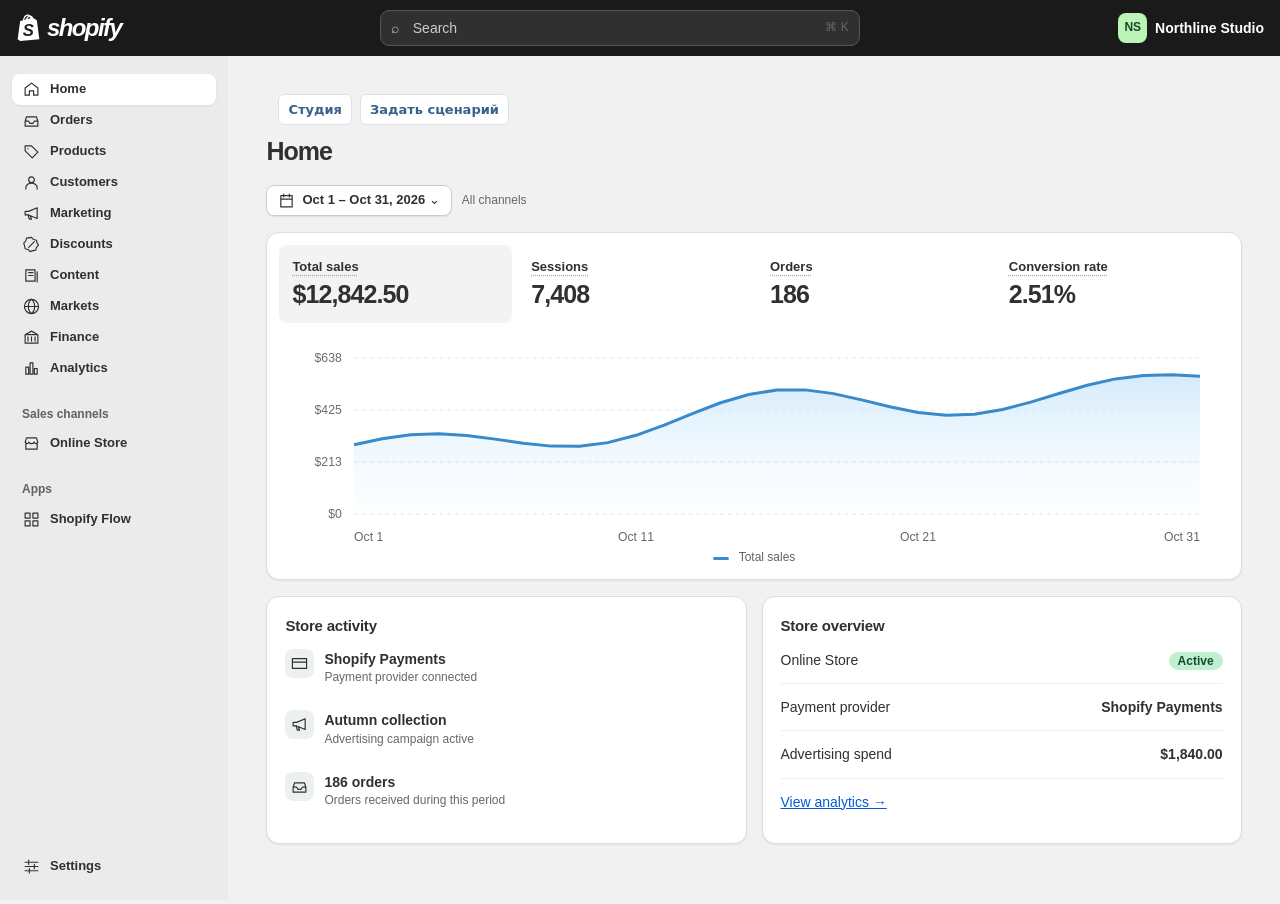
<file: index.html>
<!doctype html>
<html lang="en"><meta charset="utf-8"><meta name="viewport" content="width=device-width,initial-scale=1,viewport-fit=cover"><title>Store admin</title>
<style>
*{box-sizing:border-box}body{margin:0;background:#f1f1f1;color:#303030;font:14px/1.45 Inter,-apple-system,BlinkMacSystemFont,"Segoe UI",Arial,sans-serif}button,input,select{font:inherit}button,a{color:inherit}button{cursor:pointer}button:focus-visible,a:focus-visible{outline:3px solid #4989ff}header{height:56px;background:#1a1a1a;color:white;display:flex;align-items:center;justify-content:space-between;padding:0 16px;position:sticky;top:0;z-index:4}.brand{display:flex;gap:6px;align-items:center;font:bold italic 24px Arial;letter-spacing:-1.6px}.brand svg{width:25px;height:29px}.search{background:#303030;color:#ccc;border:1px solid #555;border-radius:9px;width:min(40vw,480px);padding:7px 10px;display:flex;align-items:center;gap:8px;text-align:left}.search small{margin-left:auto}.store{border:0;background:transparent;color:white;display:flex;align-items:center;gap:8px;font-weight:600;max-width:26vw}.store span:last-child{overflow:hidden;text-overflow:ellipsis;white-space:nowrap}.avatar{background:#bcf4b8;color:#184627;padding:6px;border-radius:8px;font-size:12px}.layout{display:grid;grid-template-columns:228px 1fr;min-height:calc(100vh - 56px)}aside{background:#ebebeb;display:flex;flex-direction:column;padding:18px 12px;position:sticky;top:56px;height:calc(100vh - 56px);overflow:auto}nav a,.sideitem,.settings{display:flex;gap:10px;align-items:center;min-height:31px;padding:5px 11px;font-size:13px;text-decoration:none;border-radius:8px;font-weight:550}.active{background:white;box-shadow:0 1px 3px #0001}.section{color:#616161;font-size:12px;font-weight:600;margin:22px 10px 5px}.settings{margin-top:auto;border:none;background:none;text-align:left}.settings:hover,nav a:hover{background:white}.icon{width:17px;height:17px;flex:none;vertical-align:middle;fill:none;stroke:currentColor;stroke-width:1.65;stroke-linecap:round;stroke-linejoin:round}main{min-width:0;padding:30px clamp(16px,3vw,52px) 60px}.content{max-width:1200px;margin:auto}.heading,.line,.actions,.legend,.datebar{display:flex;align-items:center;gap:10px}.heading,.line{justify-content:space-between}.heading{margin:0 0 16px}h1,h2,h3,p{margin:0}h1{font-size:25px;letter-spacing:-1px}h2{font-size:15px;letter-spacing:-.2px}h3{font-size:13px}button.btn,.btn{background:white;border:1px solid #ccc;border-radius:8px;padding:5px 11px;font-weight:550;font-size:13px;box-shadow:0 1px 1px #0001;display:inline-flex;gap:7px;align-items:center}.btn:hover{background:#f8f8f8}.datebar{margin-bottom:16px}.muted,small{color:#676767;font-size:12px}.card{border:1px solid #dedede;background:white;border-radius:13px;box-shadow:0 1px 2px #0001;overflow:hidden}.metrics{display:grid;grid-template-columns:repeat(4,1fr);gap:6px;padding:12px 12px 0}.metric{border:0;background:transparent;padding:11px 13px;border-radius:8px;text-align:left;color:#303030}.metric[aria-pressed=true]{background:#f3f3f3}.metric span,.label{font-weight:600;font-size:13px;text-decoration:underline dotted #aaa;text-underline-offset:4px}.metric strong,.big{display:block;font-size:25px;line-height:1.4;letter-spacing:-.9px}.plot{padding:15px 18px 12px}.plot svg{width:100%;height:auto;display:block}.legend{justify-content:center;color:#636363;font-size:12px}.legend i{width:16px;height:3px;background:#3789d1;border-radius:4px}.grid{display:grid;grid-template-columns:1fr 1fr;gap:15px;margin-top:16px}.panel{padding:18px}.row{display:flex;align-items:center;justify-content:space-between;gap:10px;padding:13px 0;border-bottom:1px solid #eee}.row:last-child{border:0}.badge{font-size:12px;background:#c1f0d0;color:#154b2e;border-radius:20px;padding:2px 9px}.row b{font-weight:600}.activity{display:flex;align-items:flex-start;gap:10px;padding:12px 0}.activity .icon{background:#edf1ed;box-sizing:content-box;padding:6px;border-radius:8px}.notice{color:#717171;font-size:12px;display:flex;gap:6px;align-items:center}.tag{font-size:11px;padding:3px 8px;border:1px solid #ccc;border-radius:15px;color:#626262}.bar{height:8px;border-radius:4px;background:#eee;overflow:hidden;margin:8px 0 14px}.bar i{height:100%;background:#68a9dd;display:block}footer{margin:22px 0;color:#737373;font-size:12px;text-align:center}dialog{border:1px solid #ccc;border-radius:14px;color:inherit;padding:0;width:min(480px,95vw);max-height:90vh;box-shadow:0 15px 60px #0003}dialog::backdrop{background:#1116}dialog form,dialog .wrap{padding:22px}.fields{display:grid;grid-template-columns:1fr 1fr;gap:13px;margin:16px 0}label{display:block;font-size:13px;font-weight:550}input,select{width:100%;border:1px solid #999;border-radius:7px;background:white;color:#333;padding:8px;margin-top:4px}.wide{grid-column:span 2}.actions{justify-content:flex-end;margin-top:16px}.primary{background:#303030!important;color:white}.close{border:0;background:transparent;font-size:20px}.link{background:none;border:0;color:#005bd3;cursor:pointer;padding:0}.mobile{display:none}.searchlinks a{display:block;padding:10px;text-decoration:none;border-radius:6px}.searchlinks a:hover{background:#eee}
@media(max-width:900px){.layout{grid-template-columns:185px 1fr}.metrics{gap:0}.metric{padding:8px}.metric strong{font-size:20px}}@media(max-width:720px){.layout{display:block}aside{display:none}main{padding:18px 12px}.mobile{display:flex;gap:12px;margin-bottom:12px}.mobile a{text-decoration:none;padding:4px 10px;border-radius:5px}.grid{grid-template-columns:1fr}.metrics{grid-template-columns:1fr 1fr}.heading{flex-wrap:wrap}.brand{font-size:20px}.search small{display:none}.tag{font-size:10px}.datebar{flex-wrap:wrap}.plot{padding:8px}.store{max-width:27vw}.store span:last-child{display:none}}
.datebar{position:relative}.rangePicker{position:absolute;top:calc(100% + 6px);left:0;width:min(718px,100%);background:white;border-radius:12px;box-shadow:0 6px 30px #0002,0 0 0 1px #0001;z-index:3;font-size:13px}.pickerbody,.rangeinputs,.months,.monthbar,.rangefoot{display:flex}.presets{width:144px;flex-shrink:0;border-right:1px solid #e2e2e2;padding:8px;display:flex;flex-direction:column}.presets button,.days button{border:0;background:transparent;border-radius:5px;text-align:left;font-size:13px;padding:6px 9px}.presets button:hover,.days button:hover,.presets .on{background:#eee}.rangeMain{padding:16px;flex:1;min-width:0}.rangeinputs,.months{gap:16px}.rangeinputs label,.month{flex:1;min-width:0}.monthbar{justify-content:space-between;margin:12px 0 -25px;position:relative;pointer-events:none}.monthbar button{pointer-events:auto;line-height:16px;padding:3px 7px}.month{text-align:center}.days{display:grid;grid-template-columns:repeat(7,1fr);margin-top:10px}.days small,.days button{text-align:center;padding:5px 0}.days .within{background:#ececec;border-radius:0}.days .edge{background:#303030;color:white}.rangefoot{border-top:1px solid #ddd;padding:10px;justify-content:flex-end;gap:8px}.store{cursor:default}@media(max-width:850px){.rangePicker{max-width:536px}.months .month:nth-child(2){display:none}}@media(max-width:520px){.presets{width:99px}.presets button{font-size:11px}.rangeMain{padding:10px}.rangeinputs{flex-wrap:wrap;gap:4px}.rangeinputs label{min-width:110px}.rangeinputs input{padding:3px}.monthbar{margin-bottom:2px}.days{margin-top:4px}.days button{font-size:12px}.mobile button{margin-left:auto}}
.phoneSearch{display:none}
@media(max-width:720px){
 :root{--safe-bottom:env(safe-area-inset-bottom,0px)}
 header{height:54px;gap:10px;padding:0 14px}
 .brand{font-size:21px;gap:4px;flex-shrink:0}.brand svg{width:22px;height:26px}
 .store{margin-left:auto;max-width:min(47vw,230px);color:#f7f7f7;gap:7px;font-size:13px}
 .store span:last-child{display:inline}.avatar{padding:6px;border-radius:7px;flex-shrink:0}
 .search{order:1;flex:none;width:34px;height:34px;border-radius:9px;justify-content:center;padding:0;background:#292929;border-color:#444}
 .desktopSearch{display:none}.phoneSearch{display:block;width:17px;height:17px}
 main{padding:20px 12px calc(84px + var(--safe-bottom))}
 .mobile{position:fixed;inset:auto 0 0;z-index:4;margin:0;display:grid;grid-template-columns:repeat(3,minmax(0,1fr));gap:3px;padding:5px 12px calc(5px + var(--safe-bottom));background:#fafafa;border-top:1px solid #dcdcdc}
 .mobile a,.mobile button{display:flex;align-items:center;justify-content:center;flex-direction:column;gap:2px;background:transparent;border:0;border-radius:9px;font-size:11px;line-height:1.35;font-weight:600;color:#636363;min-height:47px;margin:0;padding:4px;text-decoration:none;box-shadow:none}
 .mobile .icon{width:20px;height:20px}.mobile .active{color:#222;background:#eaeaea}
 .heading{margin:0 2px 13px}.heading h1{font-size:26px}.datebar{margin:0 0 14px;gap:10px}.datebar>.btn{min-height:38px}
 .metrics{grid-template-columns:repeat(2,minmax(0,1fr));padding:9px;gap:5px}
 .metric{min-width:0;min-height:78px;padding:9px 11px;border:1px solid #ececec;border-radius:9px}
 .metric[aria-pressed=true]{border-color:#a1a1a1;background:#f5f5f5}
 .metric span{font-size:12px}.metric strong{font-size:clamp(22px,6.1vw,27px);line-height:1.38;font-variant-numeric:tabular-nums;overflow-wrap:anywhere}
 .plot{padding:4px 9px 13px}.plot svg{display:block}.legend{font-size:12px}
 .grid{gap:12px;margin-top:12px}.panel{padding:15px}.card{border-radius:12px}.row b,.activity div,.big{min-width:0;overflow-wrap:anywhere}.row b{text-align:right}
 .rangePicker:not([hidden]){position:fixed;top:auto;bottom:0;left:0;right:0;width:100%;max-width:none;max-height:calc(100dvh - 16px);display:flex;flex-direction:column;z-index:10;box-shadow:0 0 0 100vmax #0005;border-radius:17px 17px 0 0;overflow:hidden}
 body:has(.rangePicker:not([hidden])){overflow:hidden}
 .pickerbody{min-height:0;overflow-y:auto;display:block}
 .presets{width:auto;border:0;border-bottom:1px solid #e6e6e6;padding:12px;display:flex;flex-direction:row;gap:6px;overflow-x:auto;scrollbar-width:thin}
 .presets button{flex:none;padding:8px 11px;border:1px solid #dedede;border-radius:8px;font-size:12px}
 .presets button.on{color:#171717;background:#ededed;border-color:#999}
 .rangeMain{padding:13px 16px 8px}.rangeinputs{display:grid;grid-template-columns:repeat(2,minmax(0,1fr));gap:10px}
 .rangeinputs label{min-width:0}.rangeinputs input{max-width:100%;min-width:0;font-size:16px;padding:5px;height:38px}
 .months{display:block}.months>.month:nth-child(2){display:none}.monthbar{margin:13px 0 -29px}.monthbar button{min-width:32px;min-height:28px;justify-content:center}
 .month>b{display:block;min-height:28px;padding:4px 34px}.days{margin-top:8px}.days button{min-height:35px;font-size:14px}.days small{font-size:12px}
 .rangefoot{padding:10px 16px calc(10px + var(--safe-bottom));flex-shrink:0}.rangefoot .btn{min-height:38px}
 dialog{max-height:calc(100dvh - 26px);width:calc(100% - 20px)}dialog form,dialog .wrap{padding:16px}.fields{gap:10px}.fields label,.fields input,.fields select{min-width:0}.fields input,.fields select,dialog textarea,#query{font-size:16px}.actions{position:sticky;bottom:-16px;background:white;padding:12px 0;margin-top:4px;border-top:1px solid #eee}.actions .btn{min-height:39px}
}

.studioNav{display:flex;gap:8px;align-items:center;flex-wrap:wrap;padding:8px 12px;font:13px system-ui}.studioNav a{color:#37618c;text-decoration:none;padding:7px 9px;border-radius:6px;background:#fff;border:1px solid #dbe1e6}.studioNav .bulkLink{background:#eaf3ff;color:#075fc6;font-weight:600}.studioSync{padding:10px;border:1px solid #e7c75b;border-radius:6px;background:#fff8df;margin:8px 0;font:13px system-ui}.studioSync button{margin:6px;border:1px solid #b6a46c;background:white;padding:8px;border-radius:5px}@media(max-width:720px){.studioNav{gap:5px;padding:5px 10px;font-size:11px}.studioNav a{padding:6px}.app>.studioNav{flex-shrink:0}}
</style>
<header><div class="brand"><svg viewBox="0 0 30 34" aria-hidden="true"><path fill="#fff" d="m5 8 15-4 5 3 3 23-23 2-3-2z"/><path d="M9 8C10-1 18-1 18 6M12 8C14 0 20 1 20 6" fill="none" stroke="white" stroke-width="1.6"/><text x="8" y="26" fill="#202020" font-family="Arial" font-size="20" font-style="italic" font-weight="bold">S</text></svg>shopify</div><button class="search" id="searchBtn" aria-label="Search admin"><span class="desktopSearch">⌕　Search</span><small>⌘ K</small><svg aria-hidden="true" class="phoneSearch" fill="none" stroke="currentColor" stroke-width="1.8" viewBox="0 0 24 24"><circle cx="10" cy="10" r="6.5"/><path d="m15 15 6 6"/></svg></button><div class="store" id="storeBtn"><span class="avatar" id="avatar"></span><span id="storeName"></span></div></header>
<div class="layout"><aside><nav id="nav"></nav><button class="settings" id="settings"></button></aside><main><div class="content"><nav id="mobile" class="mobile" aria-label="Mobile navigation"></nav><nav class="studioNav" aria-label="Кабинеты"><a href="studio.html">Студия</a><a href="studio.html#scenario">Задать сценарий</a></nav><div id="page"></div></div></main></div>
<dialog id="editor"><form id="form"><div class="line"><h2>Данные кабинета</h2><button type="button" class="close" aria-label="Закрыть" onclick="editor.close()">×</button></div><nav class="studioNav" aria-label="Переход к кабинету"><a href="studio.html">Студия</a><a href="index.html">Shopify</a><a href="meta-ads.html">Meta Ads</a></nav><div class="studioSync" id="studioSync" role="status" hidden>Данные обновлены в другой вкладке. Загрузите новую версию перед сохранением.<button type="button" id="studioReload">Загрузить обновления</button></div><div class="fields" id="fields"></div><details id="dailySection"><summary>Точные данные по дням</summary><label>Дата, продажи, заказы, сеансы<textarea id="dailyInput" rows="4" placeholder="2026-10-01, 249.50, 3, 148" style="width:100%;margin:5px 0;padding:8px"></textarea></label><p class="muted">Одна строка на дату. Итоги рассчитываются по строкам, пропущенные дни считаются нулевыми.</p></details><p class="muted">Итоги относятся к выбранному периоду. Без строк по дням распределение на графике иллюстративное.</p><details style="margin:15px 0"><summary>Перенос настроек</summary><p class="muted" style="margin:8px 0">Экспорт сохраняет последние сохранённые настройки и выбранный период в файл на вашем устройстве.</p><div style="display:flex;gap:8px;flex-wrap:wrap"><button type="button" class="btn" onclick="exportShop()">Экспорт JSON</button><button type="button" class="btn" onclick="importFile.click()">Импорт JSON</button></div><input id="importFile" type="file" hidden accept=".json,application/json" onchange="importShop(this)"><p role="status" class="muted" id="transferStatus"></p></details><div class="actions"><button type="button" class="btn" onclick="editor.close()">Отмена</button><button class="btn primary">Сохранить</button></div></form></dialog>
<dialog id="finder"><div class="wrap"><div class="line"><h2>Search admin</h2><button class="close" aria-label="Close" onclick="finder.close()">×</button></div><input id="query" type="search" placeholder="Find a page…"><div id="results" class="searchlinks"></div></div></dialog>
<script src="case-engine.js"></script>
<script>
const paths={Home:'m3 10 9-7 9 7v10h-6v-6H9v6H3Z',Orders:'M5 7h14l2 6v7H3v-7ZM3 13h5l2 3h4l2-3h5',Products:'M3 4h9l9 9-8 8-10-10ZM7 8h.01',Customers:'M8 8a4 4 0 1 0 8 0 4 4 0 1 0-8 0M4 21v-2a8 6 0 0 1 16 0v2',Marketing:'M3 9h5l12-5v15l-12-5H3ZM7 14l2 6h3l-2-5',Discounts:'m12 2 3 3 4 1 1 4 2 3-3 3-1 4-5 1-3 1-3-3-4-1-1-5-1-3 3-3 1-4ZM8 16l8-8',Content:'M4 4h13v16H4ZM8 8h6M8 12h6M20 7v14',Markets:'M2 12a10 10 0 1 0 20 0 10 10 0 1 0-20 0M3 12h18M12 2c-6 5-6 15 0 20 6-5 6-15 0-20',Finance:'M3 8h18v12H3ZM3 8l9-5 9 5M7 11v6m5-6v6m5-6v6',Analytics:'M4 20V10h4v10Zm6 0V4h4v16Zm6 0v-8h4v8Z',Store:'M4 10v10h16V10M3 10l2-6h14l2 6c-1 3-4 3-5 0-2 3-6 3-8 0-1 3-4 3-5 0',Settings:'M3 6h18M3 12h18M3 18h18M8 3v6m8 0v6M9 15v6',Calendar:'M4 5h16v16H4ZM8 3v4m8-4v4M4 10h16',Payment:'M2 5h20v14H2ZM2 10h20',App:'M3 3h7v7H3ZM14 3h7v7h-7ZM3 14h7v7H3ZM14 14h7v7h-7Z'};
const icon=n=>'<svg class="icon" viewBox="0 0 24 24" aria-hidden="true"><path d="'+paths[n]+'"/></svg>';
const key='shoot-store-v1', defaults={name:'Northline Studio',currency:'USD',start:'2026-10-01',end:'2026-10-31',sales:12842.5,orders:186,sessions:7408,spend:1840,campaign:'Autumn collection',provider:'Shopify Payments'};
let data={...defaults},metric=0;try{Object.assign(data,JSON.parse(localStorage.getItem(key)))}catch{}
const esc=s=>String(s).replace(/[&<>"']/g,c=>({'&':'&amp;','<':'&lt;','>':'&gt;','"':'&quot;',"'":'&#39;'}[c]));
const money=n=>new Intl.NumberFormat('en-US',{style:'currency',currency:data.currency}).format(n),num=n=>Number(n).toLocaleString('en-US');
const date=s=>new Date(s+'T00:00:00Z'),day=(s,opt)=>new Intl.DateTimeFormat('en-US',{month:'short',day:'numeric',timeZone:'UTC',...opt}).format(s);
const MS_DAY=86400000;
const iso=d=>d.toISOString().slice(0,10);
const plus=(s,n)=>iso(new Date(+date(s)+n*MS_DAY));
const months=(s,n)=>{const d=date(s);d.setUTCDate(1);d.setUTCMonth(d.getUTCMonth()+n);return iso(d)};
const dayCount=(a,b)=>Math.round((date(b)-date(a))/MS_DAY)+1;
const isoToday=()=>{const d=new Date();return [d.getFullYear(),String(d.getMonth()+1).padStart(2,'0'),String(d.getDate()).padStart(2,'0')].join('-')};
let source={...data},selectedRange={start:source.start,end:source.end},draft,monthCursor,waitingForEnd=false,preset='';
try{const r=JSON.parse(localStorage.getItem(key+'-filter'));if(r?.start && r?.end && r.end>=r.start && Number.isFinite(+date(r.start)) && Number.isFinite(+date(r.end)))selectedRange=r}catch{}
function projected(start,end){
 const n=dayCount(start,end),periodDays=dayCount(source.start,source.end),count=Math.min(n,31),buckets=[];
 const totals=[source.sales,source.orders,source.sessions,source.spend];
 function cumulative(i,k){
  const t=Math.max(0,Math.min(1,i/periodDays));
  const fraction=k===3?t:t*(.65+.35*t)+.018*Math.sin(4*Math.PI*t)*Math.sin(Math.PI*t);
  return Math.round(totals[k]*fraction*([0,3].includes(k)?100:1))/([0,3].includes(k)?100:1)
 }
 for(let i=0;i<count;i++){
  const a=plus(start,Math.ceil(i*n/count)),b=plus(start,Math.ceil((i+1)*n/count)-1);
  const first=dayCount(source.start,a)-1,last=dayCount(source.start,b);
  const sums=totals.map((v,k)=>cumulative(last,k)-cumulative(first,k));
  if(source.daily?.length){
   const rows=source.daily.filter(r=>r[0]>=a&&r[0]<=b);
   for(let k=0;k<3;k++)sums[k]=rows.reduce((sum,r)=>sum+r[k+1],0)
  }
  if(source.dailySpend?.length)sums[3]=source.dailySpend.filter(r=>r[0]>=a&&r[0]<=b).reduce((sum,r)=>sum+r[1],0);
  buckets.push([a,...sums]);
 }
 const totalsShown=[1,2,3,4].map(k=>buckets.reduce((sum,r)=>sum+r[k],0));
 return {...source,start,end,sales:totalsShown[0],orders:totalsShown[1],sessions:totalsShown[2],spend:totalsShown[3],daily:buckets}
}
const presets=()=>{
 const t=isoToday(),m=months(t,0),year=t.slice(0,4)+'-01-01',weekday=(date(t).getUTCDay()+6)%7;
 return [['Today',t,t],['Yesterday',plus(t,-1),plus(t,-1)],['Last 7 days',plus(t,-6),t],['Last 30 days',plus(t,-29),t],['Last 90 days',plus(t,-89),t],['Last 365 days',plus(t,-364),t],['This week',plus(t,-weekday),t],['This month',m,t],['Last month',months(t,-1),plus(m,-1)],['This year',year,t],['Last year',(Number(t.slice(0,4))-1)+'-01-01',(Number(t.slice(0,4))-1)+'-12-31']]
};
function openRange(){
 draft={...selectedRange};monthCursor=months(draft.start,0);waitingForEnd=false;preset=presets().find(r=>r[1]===draft.start&&r[2]===draft.end)?.[0]||'Custom';
 drawRange();picker.hidden=false;document.querySelector('#rangeTrigger').setAttribute('aria-expanded','true');picker.querySelector('button').focus()
}
function closeRange(){picker.hidden=true;document.querySelector('#rangeTrigger')?.setAttribute('aria-expanded','false')}
function selectDate(d){
 preset='Custom';
 if(!waitingForEnd){draft={start:d,end:d};waitingForEnd=true}
 else{const start=d<draft.start?d:draft.start,end=d<draft.start?draft.start:d;draft={start,end};waitingForEnd=false}
 drawRange()
}
function calendar(s){
 const month=date(s),startOffset=month.getUTCDay(),next=months(s,1);
 let days=Array(startOffset).fill('<span></span>');
 for(let d=s;d<next;d=plus(d,1)){const inside=d>=draft.start&&d<=draft.end,edge=d===draft.start||d===draft.end;days.push('<button type="button" data-date="'+d+'" aria-label="'+d+'" class="'+(edge?'edge':inside?'within':'')+'">'+Number(d.slice(-2))+'</button>')}
 return '<div class="month"><b>'+new Intl.DateTimeFormat('en-US',{month:'long',year:'numeric',timeZone:'UTC'}).format(month)+'</b><div class="days">'+['Su','Mo','Tu','We','Th','Fr','Sa'].map(x=>'<small>'+x+'</small>').join('')+days.join('')+'</div></div>'
}
function drawRange(){
 picker.innerHTML='<div class="pickerbody"><div class="presets">'+[...presets().map(r=>r[0]),'Custom'].map(p=>'<button class="'+(p===preset?'on':'')+'" data-preset="'+p+'">'+p+'</button>').join('')+'</div><div class="rangeMain"><div class="rangeinputs"><label>Starting<input id="rangeFrom" type="date" required value="'+draft.start+'"></label><label>Ending<input id="rangeTo" type="date" required value="'+draft.end+'"></label></div><div class="monthbar"><button class="btn" data-move="-1" aria-label="Previous month">‹</button><button class="btn" data-move="1" aria-label="Next month">›</button></div><div class="months">'+calendar(monthCursor)+calendar(months(monthCursor,1))+'</div></div></div><div class="rangefoot"><button class="btn" id="cancelRange">Cancel</button><button class="btn primary" id="applyRange">Apply</button></div>';
 picker.querySelectorAll('[data-date]').forEach(b=>b.onclick=()=>selectDate(b.dataset.date));
 picker.querySelectorAll('[data-move]').forEach(b=>b.onclick=()=>{monthCursor=months(monthCursor,Number(b.dataset.move));drawRange()});
 picker.querySelectorAll('[data-preset]').forEach(b=>b.onclick=()=>{preset=b.dataset.preset;const r=presets().find(p=>p[0]===preset);if(r){draft={start:r[1],end:r[2]};monthCursor=months(draft.start,0);waitingForEnd=false}drawRange()});
 rangeFrom.onchange=rangeTo.onchange=()=>{if(rangeFrom.value && rangeTo.value && rangeFrom.value<=rangeTo.value){draft={start:rangeFrom.value,end:rangeTo.value};preset='Custom';monthCursor=months(draft.start,0);waitingForEnd=false;drawRange()}};
 cancelRange.onclick=()=>{closeRange();rangeTrigger.focus()};
 applyRange.onclick=()=>{
 if(!rangeFrom.reportValidity()||!rangeTo.reportValidity())return;
 if(rangeFrom.value>rangeTo.value){rangeTo.setCustomValidity('Choose an ending date on or after the starting date.');rangeTo.reportValidity();rangeTo.setCustomValidity('');return}
 selectedRange={start:rangeFrom.value,end:rangeTo.value};try{localStorage.setItem(key+'-filter',JSON.stringify(selectedRange))}catch{}closeRange();render();rangeTrigger.focus()
 }
}
document.addEventListener('pointerdown',e=>{if(!picker.hidden&&!picker.contains(e.target)&&!e.target.closest('#rangeTrigger'))closeRange()});
document.addEventListener('keydown',e=>{if(e.key==='Escape'&&!picker.hidden){closeRange();rangeTrigger.focus()}});

const period=()=>day(date(data.start))+' – '+day(date(data.end),{year:'numeric'});
const cols=['Total sales','Sessions','Orders','Conversion rate'];
function values(){return [money(data.sales),num(data.sessions),num(data.orders),((data.sessions?data.orders/data.sessions:0)*100).toFixed(2)+'%']}
function chart(selected=metric,compact=false){
 const isPhone=window.matchMedia('(max-width:720px)').matches;
 const svgWidth=isPhone?Math.max(272,Math.min(window.innerWidth-44,600)):(compact?474:842);
 const plotWidth=svgWidth-82;
 const from=date(data.start).getTime(),to=date(data.end).getTime(),n=Math.min(31,Math.round((to-from)/86400000)+1);
 const w=Array.from({length:n},(_,i)=>Math.max(.08,.35+i/Math.max(1,n-1)*.7+.21*Math.sin(i*1.8+selected)+.24*Math.cos(i*.7+selected)));
 const sum=w.reduce((a,b)=>a+b,0),total=[data.sales,data.sessions,data.orders,data.sessions?100*data.orders/data.sessions:0][selected];
 let vals=w.map(v=>total*v/sum*(selected===3?n:1)); 
 if(data.daily?.length){
  const buckets=Array.from({length:n},()=>[0,0,0]);
  for(const row of data.daily){
   const i=to===from?0:Math.min(n-1,Math.floor((date(row[0])-from)/(to-from+86400000)*n));
   buckets[i][0]+=row[1];buckets[i][1]+=row[3];buckets[i][2]+=row[2];
  }
  vals=buckets.map(b=>selected===3?(b[1]?100*b[2]/b[1]:0):b[selected]);
 }
 const max=Math.max(...vals,0.01)*1.12;
 const x=i=>62+(n===1?.5:i/(n-1))*plotWidth,y=v=>158-v/max*140;
 const points=vals.map((v,i)=>x(i)+','+y(v)).join(' ');
 const short=v=>new Intl.NumberFormat('en-US',{notation:'compact',maximumFractionDigits:1,...(selected===0?{style:'currency',currency:data.currency}:{})}).format(v);
 const axis=v=>isPhone&&selected!==3&&v>=1000?short(v):selected===0?new Intl.NumberFormat('en-US',{style:'currency',currency:data.currency,maximumFractionDigits:0}).format(v):selected===3?v.toFixed(1)+'%':Math.round(v);
 return '<div class="plot"><svg viewBox="0 0 '+svgWidth+' 190" role="img" aria-label="'+cols[selected]+' over time"><defs><linearGradient id="wash'+selected+'" x2="0" y2="1"><stop stop-color="#a8d7fa" stop-opacity=".5"/><stop offset="1" stop-color="#eef8ff" stop-opacity=".15"/></linearGradient></defs>'+[0,1,2,3].map(i=>'<path stroke="#e6e7e8" stroke-dasharray="3 4" d="M62 '+y(max*i/3)+'h'+plotWidth+'"/><text fill="#6b6b6b" x="51" y="'+(y(max*i/3)+4)+'" text-anchor="end" font-size="11">'+axis(max*i/3)+'</text>').join('')+'<polygon fill="url(#wash'+selected+')" points="'+x(0)+',158 '+points+' '+x(n-1)+',158"/><polyline fill="none" stroke="#398aca" stroke-linejoin="round" stroke-width="2.7" points="'+points+'"/>'+vals.map((v,i)=>'<circle cx="'+x(i)+'" cy="'+y(v)+'" r="'+(n===1?4:7)+'" fill="#398aca" opacity="'+(n===1?1:0)+'"><title>'+day(new Date(from+(to-from)*(n===1?0:i/(n-1))))+' · '+axis(v)+'</title></circle>').join('')+Array.from(new Set([0,Math.round((n-1)/3),Math.round((n-1)*2/3),n-1])).map(i=>'<text x="'+x(i)+'" y="182" fill="#666" font-size="11" text-anchor="'+(i===n-1&&n>1?'end':i===0&&n>1?'start':'middle')+'">'+day(new Date(from+(to-from)*(n===1?0:i/(n-1))))+'</text>').join('')+'</svg><div class="legend"><i></i>'+cols[selected]+'</div></div>'
}
const kv=(k,v)=>'<div class="row"><span>'+k+'</span><b>'+v+'</b></div>';
const panel=(title,html)=>'<section class="card panel"><h2>'+title+'</h2>'+html+'</section>';
const activity=(ic,title,caption)=>'<div class="activity">'+icon(ic)+'<div><b>'+title+'</b><div class="muted">'+caption+'</div></div></div>';
function render(){
 data=projected(selectedRange.start,selectedRange.end);
 const analytics=location.hash==='#analytics',pageName=analytics?'Analytics':'Home';
 document.title=pageName+' · '+data.name;storeName.textContent=data.name;avatar.textContent=data.name.trim().split(/\s+/).slice(0,2).map(s=>s[0]).join('').toUpperCase();
 const links=['Home','Orders','Products','Customers','Marketing','Discounts','Content','Markets','Finance','Analytics'];
 const anchor=n=>'<a href="#'+n.toLowerCase()+'" class="'+(n===pageName?'active':'')+'">'+icon(n)+n+'</a>';
 nav.innerHTML=links.map(n=>['Home','Analytics'].includes(n)?anchor(n):'<div class="sideitem">'+icon(n)+n+'</div>').join('')+'<div class="section">Sales channels</div><div class="sideitem">'+icon('Store')+'Online Store</div><div class="section">Apps</div><div class="sideitem">'+icon('App')+'Shopify Flow</div>';
 mobile.innerHTML=anchor('Home')+anchor('Analytics')+'<button class="btn" onclick="edit()">'+icon('Settings')+'Settings</button>';settings.innerHTML=icon('Settings')+'Settings';
 const overview='<section class="card"><div class="metrics">'+cols.map((c,i)=>'<button class="metric" data-metric="'+i+'" aria-pressed="'+(metric===i)+'"><span>'+c+'</span><strong>'+values()[i]+'</strong></button>').join('')+'</div>'+chart()+'</section>';
 const status='<span class="badge">Active</span>';
 const panels=analytics?
 panel('Total sales breakdown',kv('Total sales',money(data.sales))+kv('Orders',num(data.orders))+kv('Average order value',money(data.orders?data.sales/data.orders:0)))+
 panel('Marketing performance',kv('Campaign',esc(data.campaign))+kv('Ad spend',money(data.spend))+kv('Store sessions',num(data.sessions))):
 panel('Store activity',activity('Payment',esc(data.provider),'Payment provider connected')+activity('Marketing',esc(data.campaign),'Advertising campaign active')+activity('Orders',num(data.orders)+' orders', 'Orders received during this period'))+
 panel('Store overview',kv('Online Store',status)+kv('Payment provider',esc(data.provider))+kv('Advertising spend',money(data.spend))+'<div class="row"><a class="link" href="#analytics">View analytics →</a></div>');
 const analyticsBoard=analytics?'<div class="grid" style="margin-top:0">'+[0,1].map(i=>'<section class="card"><div class="panel" style="padding-bottom:0"><h2>'+cols[i]+' over time</h2><b class="big">'+values()[i]+'</b></div>'+chart(i,true)+'</section>').join('')+panel('Average order value','<b class="big">'+money(data.orders?data.sales/data.orders:0)+'</b>'+kv('Sales',money(data.sales))+kv('Total orders',num(data.orders)))+panel('Online store conversion rate','<b class="big">'+values()[3]+'</b>'+kv('Sessions',num(data.sessions))+kv('Orders',num(data.orders)))+'</div>':'';
 page.innerHTML='<div class="heading"><h1>'+pageName+'</h1></div><div class="datebar"><button class="btn" id="rangeTrigger" aria-expanded="false" onclick="picker.hidden?openRange():closeRange()">'+icon('Calendar')+period()+' ⌄</button><span class="muted">All channels</span><div id="picker" role="dialog" aria-label="Date range" class="rangePicker" hidden></div></div>'+(analytics?analyticsBoard:overview)+'<div class="grid">'+panels+'</div>';
 page.querySelectorAll('[data-metric]').forEach(b=>b.onclick=()=>{metric=Number(b.dataset.metric);render()})
}
const schema=[['name','Название магазина','text'],['start','Начало периода','date'],['end','Конец периода','date'],['sales','Сумма продаж','number'],['currency','Валюта','currency'],['orders','Заказы','number'],['sessions','Сеансы','number'],['spend','Расходы на рекламу','number'],['provider','Платёжная система','text'],['campaign','Название кампании','text']];
let formSnapshot;
function populateForm(data){
 formSnapshot=structuredClone(data);
 fields.innerHTML=schema.map(([id,l,t])=>'<label class="'+(id==='name'||id==='campaign'?'wide':'')+'">'+l+(t==='currency'?'<select name="currency">'+['USD','EUR','GBP','RUB','CAD','AUD','VND'].map(c=>'<option '+(data.currency===c?'selected':'')+'>'+c+'</option>').join('')+'</select>':'<input name="'+id+'" type="'+t+'" required '+(t==='number'?'min="0" max="999999999999" step="'+(['sessions','orders'].includes(id)?1:0.01)+'"':t==='text'?'maxlength="80"':'')+' value="'+esc(data[id])+'">')+'</label>').join('');
 dailyInput.value=(data.daily||[]).map(row=>row.join(', ')).join('\n');dailyInput.setCustomValidity('');dailySection.open=!!dailyInput.value;
 dailyInput.oninput=()=>dailyInput.setCustomValidity('');
 form.elements.start.oninput=()=>{form.elements.end.min=form.elements.start.value};form.elements.end.min=form.elements.start.value;
}
const backupType='shop-admin-settings', currencies=['USD','EUR','GBP','RUB','CAD','AUD','VND'];
const backupMessage='Файл не подходит. Выберите JSON, сохранённый в настройках этого кабинета.';
let importedRange=null;
function invalidBackup(){throw new Error(backupMessage)}
function verifiedRange(value){
 if(!value||typeof value!=='object'||Array.isArray(value))invalidBackup();
 function isDate(s){return typeof s==='string'&&/^\d{4}-\d{2}-\d{2}$/.test(s)&&Number.isFinite(+date(s))&&iso(date(s))===s}
 if(!isDate(value.start)||!isDate(value.end)||value.start>value.end)invalidBackup();
 return {start:value.start,end:value.end}
}
function readBackup(text){
 const doc=JSON.parse(text);
 if(!doc||doc.type!==backupType||doc.version!==1)invalidBackup();
 const src=doc.store,store=verifiedRange(src),range=verifiedRange(doc.range);
 for(const k of ['name','campaign','provider']){
  if(typeof src[k]!=='string'||!src[k].trim()||src[k].length>80)invalidBackup();
  store[k]=src[k].trim();
 }
 if(!currencies.includes(src.currency))invalidBackup();
 store.currency=src.currency;
 const numeric=(v,integer=false)=>typeof v==='number'&&Number.isFinite(v)&&v>=0&&v<=999999999999&&(!integer||Number.isInteger(v));
 for(const k of ['sales','orders','sessions','spend']){
  if(!numeric(src[k],k==='orders'||k==='sessions'))invalidBackup();
  store[k]=src[k];
 }
 if(src.daily!==undefined){
  if(!Array.isArray(src.daily))invalidBackup();
  const seen=new Set();
  store.daily=src.daily.map(row=>{
   if(!Array.isArray(row)||row.length!==4)invalidBackup();
   const [d,s,o,v]=row;verifiedRange({start:d,end:d});
   if(d<store.start||d>store.end||seen.has(d)||!numeric(s)||!numeric(o,true)||!numeric(v,true))invalidBackup();
   seen.add(d);return [d,s,o,v];
  });
  if(store.daily.length){
   [store.sales,store.orders,store.sessions]=[1,2,3].map(k=>store.daily.reduce((sum,r)=>sum+r[k],0));
   if(!numeric(store.sales)||!numeric(store.orders,true)||!numeric(store.sessions,true))invalidBackup()
  }
 }
 if(src.dailySpend!==undefined){
  if(!Array.isArray(src.dailySpend))invalidBackup();
  const seenSpend=new Set();
  store.dailySpend=src.dailySpend.map(row=>{
   if(!Array.isArray(row)||row.length!==2)invalidBackup();
   const [d,amount]=row;verifiedRange({start:d,end:d});
   if(d<store.start||d>store.end||seenSpend.has(d)||!numeric(amount))invalidBackup();
   seenSpend.add(d);return [d,amount];
  });
  if(store.dailySpend.length){store.spend=store.dailySpend.reduce((sum,row)=>sum+row[1],0);if(!numeric(store.spend))invalidBackup()}
 }
 return {store,range}
}
function serializeBackup(store,range){
 return JSON.stringify({type:backupType,version:1,store,range},null,2)
}
function exportShop(){
 const url=URL.createObjectURL(new Blob([serializeBackup(source,selectedRange)],{type:'application/json'}));
 const a=document.createElement('a');a.href=url;a.download='shop-settings-'+source.end+'.json';document.body.appendChild(a);a.click();a.remove();setTimeout(()=>URL.revokeObjectURL(url),60000)
}
async function importShop(input){
 const file=input.files[0];if(!file)return;
 try{
  if(file.size>5*1024*1024)throw new Error('Файл больше 5 МБ.');
  const restored=readBackup(await file.text());
  if(!editor.open)return;
  populateForm(restored.store);importedRange=restored.range;
  transferStatus.textContent='Данные загружены в форму. Нажмите «Сохранить», чтобы применить их.';
 }catch(e){transferStatus.textContent=e instanceof SyntaxError?backupMessage:e.message}
 finally{input.value=''}
}

function edit(focus='name'){
 importedRange=null;transferStatus.textContent='';populateForm(source);editor.showModal();form.elements[focus].focus()
}
settings.onclick=()=>edit();
form.onsubmit=e=>{e.preventDefault();const next={};for(const [id,,t] of schema){let v=form.elements[id].value.trim();if(!v){form.elements[id].focus();return}next[id]=t==='number'?Number(v):v}if(dailyInput.value.trim()){
 const seen=new Set(),rows=[];
 for(const line of dailyInput.value.trim().split(/\r?\n/)){
 const [d,...rest]=line.trim().split(',').map(s=>s.trim());const nums=rest.map(Number);
 const valid=d>=next.start&&d<=next.end&&/^\d{4}-\d{2}-\d{2}$/.test(d)&&Number.isFinite(+date(d))&&date(d).toISOString().startsWith(d)&&!seen.has(d)&&rest.length===3&&rest.every(Boolean)&&nums.every(v=>Number.isFinite(v)&&v>=0&&v<=999999999999)&&nums.slice(1).every(Number.isInteger);
 if(!valid){dailySection.open=true;dailyInput.setCustomValidity('Проверьте строку: '+line);dailyInput.reportValidity();return}
 seen.add(d);rows.push([d,...nums]);
 }
 next.daily=rows;[next.sales,next.orders,next.sessions]=[1,2,3].map(k=>rows.reduce((sum,row)=>sum+row[k],0));
 }
 if(formSnapshot?.dailySpend&&next.start===formSnapshot.start&&next.end===formSnapshot.end&&Math.abs(next.spend-formSnapshot.spend)<0.005)next.dailySpend=structuredClone(formSnapshot.dailySpend);
 source=next;selectedRange=importedRange||{start:next.start,end:next.end};try{localStorage.setItem(key,JSON.stringify(source));localStorage.setItem(key+'-filter',JSON.stringify(selectedRange))}catch{alert('Браузер не разрешил сохранить данные. Они останутся до закрытия страницы.')}editor.close();render()};
function search(){query.value='';findPages();finder.showModal();query.focus()}
function findPages(){const pages=['Home','Analytics'].filter(s=>s.toLowerCase().includes(query.value.toLowerCase()));results.innerHTML=pages.map(s=>'<a href="#'+s.toLowerCase()+'" onclick="finder.close()">'+icon(s)+'　'+s+'</a>').join('')||'<p class="muted">No pages found</p>'}
query.oninput=findPages;searchBtn.onclick=search;document.addEventListener('keydown',e=>{if((e.metaKey||e.ctrlKey)&&e.key.toLowerCase()==='k'&&!editor.open){e.preventDefault();if(!finder.open)search()}});
let chartSize;
 function fitCharts(){
  const size=window.innerWidth<=720?Math.min(window.innerWidth,644):0;
  if(size===chartSize)return;
  chartSize=size;
  const plots=page.querySelectorAll('.plot');
  if(location.hash==='#analytics')plots.forEach((p,i)=>p.outerHTML=chart(i,true));
  else if(plots[0])plots[0].outerHTML=chart();
 }
 window.addEventListener('resize',fitCharts);
 window.addEventListener('hashchange',()=>{metric=0;render();window.scrollTo(0,0)});render();fitCharts();

const studioBridge=(()=>{
 const modelKey=key,rangeKey=key+'-filter';
 try{if(localStorage.getItem(modelKey)===null)localStorage.setItem(modelKey,JSON.stringify(source));}catch{}
 let revision=localStorage.getItem(modelKey),stale=false;
 function changed(){return localStorage.getItem(modelKey)!==revision}
 function warn(){stale=true;studioSync.hidden=false;return false}
 function guard(){if(stale||changed())return warn();return true}
 function reload(){
  let latest;try{latest=JSON.parse(localStorage.getItem(modelKey));}catch{return}
  if(!latest)return;
  source=latest;
  let range;try{range=JSON.parse(localStorage.getItem(rangeKey))}catch{}
  selectedRange=range?.start&&range?.end?range:{start:latest.start,end:latest.end};
  revision=localStorage.getItem(modelKey);stale=false;studioSync.hidden=true;render();
 }
 studioReload.onclick=()=>{ editor.close();reload()};
 form.addEventListener('submit',e=>{if(!guard()){e.preventDefault();e.stopImmediatePropagation()}},true);
 editor.addEventListener('close',()=>{if(stale)reload();else revision=localStorage.getItem(modelKey)});
 window.addEventListener('storage',e=>{if(e.key!==modelKey&&e.key!==rangeKey&&e.key!==null)return;if(editor.open)warn();else reload()});
 return {guard,committed(){revision=localStorage.getItem(modelKey)}};
})();
</script></html>
</file>
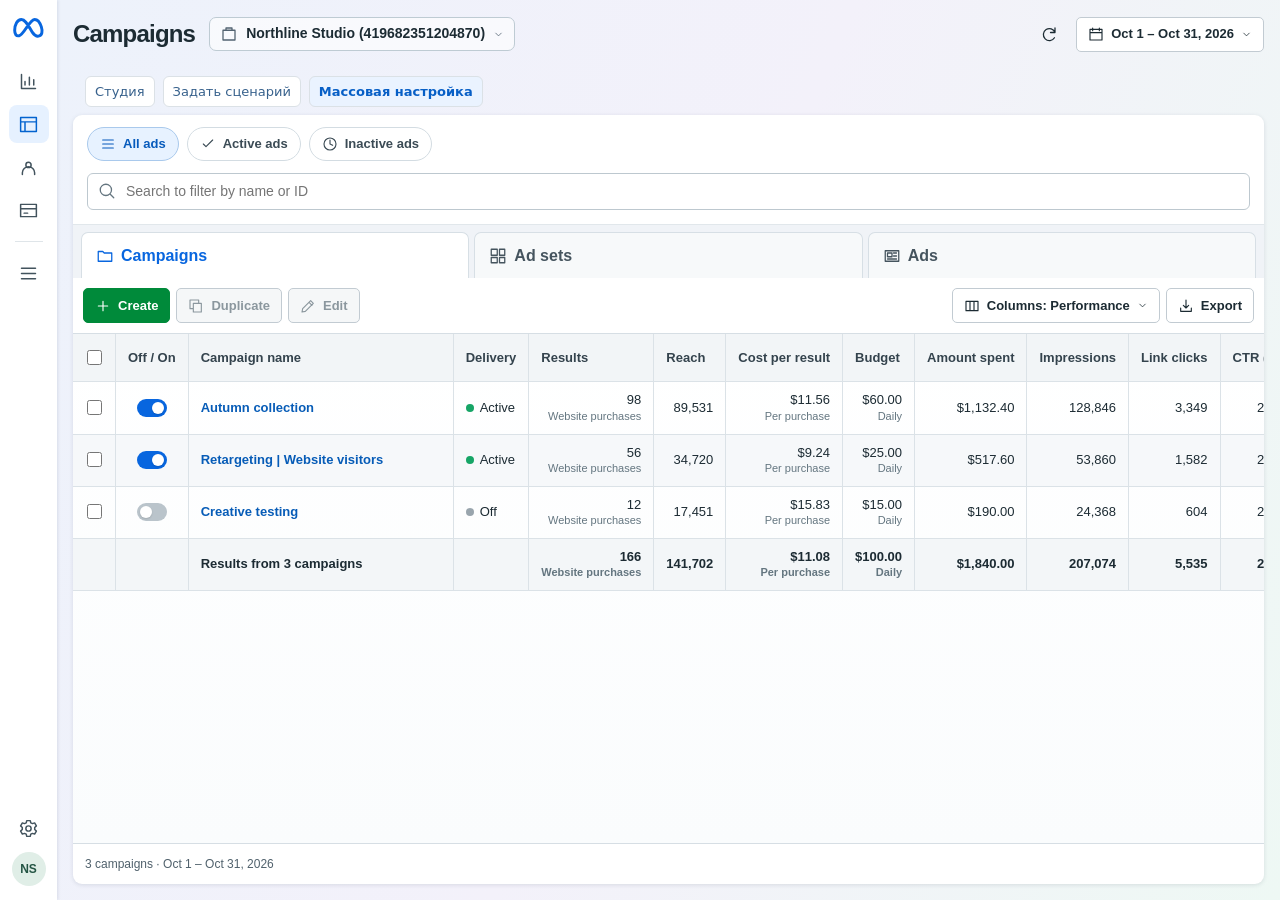
<file: meta-ads.html>
<!doctype html>
<html lang="en"><head><meta charset="utf-8"><meta name="viewport" content="width=device-width,initial-scale=1"><title>Campaigns · Ads Manager</title>
<style>
:root{--text:#1c2b33;--muted:#627482;--line:#d6dee4;--blue:#0866df;--pale:#e7f3ff;--green:#008a3a}*{box-sizing:border-box}body{margin:0;color:var(--text);font:14px/1.36 "Segoe UI",Inter,-apple-system,BlinkMacSystemFont,Arial,sans-serif;background:linear-gradient(112deg,#edf2fb 4%,#f3f1fa 52%,#eef8f4)}button,input,select{font:inherit;color:inherit}button{cursor:pointer}button:focus-visible,a:focus-visible,input:focus-visible,select:focus-visible{outline:2px solid var(--blue);outline-offset:2px}button{border:0;background:none}svg.ic{width:18px;height:18px;fill:none;stroke:currentColor;stroke-width:1.7;stroke-linecap:round;stroke-linejoin:round;flex:none;vertical-align:middle}button svg{pointer-events:none}button:disabled{color:#8b979e;cursor:default;background:#f5f7f8}.shell{display:flex;min-height:100vh}.rail{position:fixed;inset:0 auto 0 0;width:57px;background:white;box-shadow:1px 0 3px #192e471c;display:flex;align-items:center;flex-direction:column;gap:5px;padding:14px 5px;z-index:3}.logo{color:var(--blue);width:34px;height:27px;margin:0 0 16px}.railItem{width:40px;height:38px;display:grid;place-items:center;border-radius:8px;color:#42535d}.railItem.selected{background:#e6f1ff;color:#0363cf}.railItem svg{width:21px;height:21px}.railItem:hover,button.quiet:hover{background:#edf1f4}.railGap{height:1px;width:28px;background:#dfe5e9;margin:7px 0}.railFoot{margin-top:auto}.avatar{display:grid;place-items:center;width:34px;height:34px;border-radius:50%;background:#e0eee7;color:#245544;font-weight:700;font-size:12px}.app{width:calc(100% - 57px);margin-left:57px;padding:0 16px 16px;display:flex;flex-direction:column;min-height:100vh}.top{display:flex;align-items:center;gap:14px;height:68px}.top h1{font-size:24px;letter-spacing:-.8px;margin:0}.account{max-width:min(39vw,340px);font-size:14px;font-weight:600;display:flex;align-items:center;gap:8px;padding:6px 10px;background:#ffffff9e;border:1px solid #becbd3;border-radius:7px}.account span{white-space:nowrap;overflow:hidden;text-overflow:ellipsis}.account .ic{color:#526371}.topRight{margin-left:auto;display:flex;align-items:center;gap:10px}.quiet{display:inline-grid;place-items:center;height:34px;width:34px;border-radius:6px}.date{position:relative}.btn,.tab,.pill{display:inline-flex;align-items:center;justify-content:center;gap:7px;white-space:nowrap;border-radius:5px;font-weight:600;font-size:13px}.btn{background:white;border:1px solid #c2cbd2;min-height:35px;padding:6px 11px}.btn:hover,.pill:hover,.tab:hover{background:#f1f5f8}.btn.create{background:#008a3a;color:white;border-color:#008a3a}.btn.create:hover{background:#087333}.btn.blue{background:#0866df;color:white;border-color:#0866df}.btn svg{width:16px;height:16px}.tiny{width:11px!important;height:11px!important}.workspace{background:white;box-shadow:0 1px 4px #25384c21;border-radius:9px;display:flex;flex-direction:column;flex:1;overflow:hidden}.bar{display:flex;align-items:center;gap:8px;padding:12px 14px 4px;flex-wrap:wrap}.pill{border:1px solid #d3dce2;padding:7px 12px;font-size:13px;border-radius:18px;color:#3b4b55}.pill.on{background:#e7f2ff;color:#075bbc;border-color:#a9c9ec}.pill svg{width:16px;height:16px}.search{display:flex;align-items:center;gap:8px;margin:8px 14px 14px;border:1px solid #bdc8cf;border-radius:6px;padding:7px 10px;background:#fff}.search input{border:0;outline:none;flex:1;min-width:0}.search input:focus-visible{outline:none}.search:focus-within{box-shadow:0 0 0 1px #1976d2}.search svg{color:#657680}.tabs{display:flex;background:#f0f3f7;border-top:1px solid #e1e7eb;gap:5px;padding:7px 8px 0}.tab{justify-content:flex-start;flex:1;font-size:16px;background:#f7f9fa;border:1px solid #d7dfe5;border-bottom:0;border-radius:7px 7px 0 0;padding:12px 14px;color:#45545e}.tab.on{background:white;color:#0866df}.tab span{font-size:11px;background:#dbeaff;color:#075bb5;border-radius:3px;padding:1px 5px}.tools{display:flex;align-items:center;gap:6px;padding:10px;flex-wrap:wrap}.tools .right{margin-left:auto;display:flex;gap:6px}.scope{display:flex;align-items:center;gap:7px;padding:5px 12px;color:#075bb5;background:#edf6ff}.scope button{font-weight:bold}.tableWrap{overflow:auto;flex:1;min-height:330px;border-top:1px solid var(--line);background:linear-gradient(white,#fafcfd)}table{width:max-content;min-width:100%;border-spacing:0;font-size:13px}th,td{border-right:1px solid #dbe2e7;border-bottom:1px solid #dbe2e7;padding:9px 12px;text-align:right;white-space:nowrap}th{background:#f2f5f7;font-weight:650;color:#34434d;text-align:left;height:48px}td{height:52px}td:first-child,th:first-child{text-align:center;padding-left:10px;padding-right:10px}th:nth-child(2),td:nth-child(2){text-align:center}tbody tr:nth-child(even){background:#f6f8fa}tbody tr:hover{background:#f0f6fc}tbody tr.picked{background:#e9f3ff}td.name{min-width:270px;text-align:left}td.name button{padding:0;color:#075cb7;font-weight:600;font-size:13px;text-align:left}.left{text-align:left}.status{display:inline-flex;gap:6px;align-items:center}.status:before{content:'';width:8px;height:8px;border-radius:50%;background:#99a5ad}.status.live:before{background:#16a566}.toggle{display:inline-block;width:30px;height:18px;background:#bac4cb;border-radius:15px;position:relative;vertical-align:middle}.toggle:after{content:'';position:absolute;inset:3px auto auto 3px;width:12px;height:12px;border-radius:50%;background:white;box-shadow:0 1px 2px #0002}.toggle.yes{background:#0866df}.toggle.yes:after{left:15px}.sub{font-size:11px;color:#647680;line-height:1.4;display:block}input[type=checkbox]{accent-color:#0866df;width:15px;height:15px;cursor:pointer}.foot{border-top:1px solid var(--line);display:flex;align-items:center;gap:7px;padding:12px;color:#50616c;font-size:12px}.summary td{background:#f3f6f8;font-weight:600}.empty{text-align:center;padding:28px;color:#677783}.popover{position:absolute;background:white;box-shadow:0 5px 30px #24374730,0 0 0 1px #152c391a;border-radius:9px;z-index:7}.picker{right:0;top:calc(100% + 7px);width:min(595px,90vw);padding:14px}.picklayout{display:grid;grid-template-columns:136px 1fr;gap:16px}.presets{border-right:1px solid var(--line);padding-right:8px;display:flex;flex-direction:column}.presets button{text-align:left;padding:7px 9px;border-radius:5px;font-size:13px}.presets button:hover,.presets button.on{background:#edf5ff;color:#0658b3}.dates{display:flex;gap:8px}.dates label{flex:1;min-width:0;font-size:12px}.dates input,.fields input,.fields select,.selector{display:block;width:100%;border:1px solid #bcc9d1;border-radius:5px;padding:7px 8px;background:white;margin-top:4px}.monthTitle{display:flex;align-items:center;justify-content:space-between;margin:8px 0;font-weight:600}.days{display:grid;grid-template-columns:repeat(7,1fr);text-align:center}.days small{color:#677884}.days button{padding:6px 2px;border-radius:4px}.days button:hover,.days .range{background:#e7f2ff}.days .edge{background:#0866df;color:white}.actions{display:flex;justify-content:flex-end;gap:8px;border-top:1px solid #e1e7eb;padding-top:12px;margin-top:12px}dialog{border:none;padding:0;border-radius:12px;box-shadow:0 15px 60px #17304545;color:var(--text);width:min(630px,94vw);max-height:90vh}dialog::backdrop{background:#172a3c55}dialog form{padding:20px 24px}.dialogHead{display:flex;align-items:center;justify-content:space-between}.dialogHead h2{margin:0;font-size:22px;letter-spacing:-.5px}.fields{display:grid;grid-template-columns:1fr 1fr;gap:10px 14px}.fields label,.recordLabel{font-size:12px;font-weight:600}.recordLabel{display:block;margin:12px 0}.fields .group{grid-column:1/-1;font-size:14px;font-weight:bold;border-top:1px solid #dce4e9;padding-top:12px;margin-top:4px}.hint{font-size:12px;color:#60727e}.columns{position:relative}.menu{right:0;top:calc(100% + 5px);width:210px;padding:7px}.menu button{display:block;width:100%;padding:8px;text-align:left;border-radius:4px}.menu button:hover,.menu button.on{background:#edf5fe}.hidden,[hidden]{display:none!important}.footerMeta{color:#74808c;font-size:11px}.levelName{text-transform:none}.railLabel{position:absolute;width:1px;height:1px;overflow:hidden;clip-path:inset(50%)}@media(max-width:850px){.app{padding:0 8px 8px}.top{gap:7px}.top h1{font-size:19px}.account{font-size:12px}.topRight>.quiet{display:none}.btn{padding:5px 8px}.tools .right{margin-left:0}.tab{font-size:14px;padding:9px}.tabs{gap:3px}.account .acctId{display:none}}@media(max-width:640px){.rail{width:43px;padding:12px 2px}.railItem{width:35px}.app{width:calc(100% - 43px);margin-left:43px}.top{height:auto;min-height:94px;flex-wrap:wrap;padding:8px 0;align-content:center}.topRight{width:100%;justify-content:flex-end}.account{max-width:58%}.tab{font-size:12px;gap:4px}.tab .ic{width:14px}.pill{font-size:11px;padding:5px 8px}.bar{gap:5px}.picker{max-width:calc(100vw - 63px);padding:10px}.picklayout{grid-template-columns:92px 1fr;gap:8px}.presets button{font-size:11px;padding:6px}.dates{flex-wrap:wrap}.dates label{min-width:95px}.tools{gap:4px}.btn{font-size:12px}.tableWrap{max-width:100%}.fields{gap:7px}.tabs{padding:6px 3px 0}.tab span{display:none}}
@media(min-width:641px){.app{height:100dvh;min-height:0}.workspace{min-height:0}.tableWrap{min-height:130px}.tableWrap th{position:sticky;top:0;z-index:1}}.tableWrap td.name{min-width:265px}.entityName,.creativeLine{display:flex;align-items:center;gap:12px}.entityName{gap:8px}.parentName{max-width:270px;overflow:hidden;text-overflow:ellipsis;color:#697985}.adThumb{position:relative;overflow:hidden;display:inline-flex;flex-direction:column;justify-content:space-between;align-items:flex-start;flex:none;width:40px;height:40px;border:1px solid #1c2b331a;border-radius:4px;background:var(--tile);color:var(--ink);padding:3px}.tileTitle{font-weight:800;font-size:6px;letter-spacing:.04em}.tileNumber{align-self:flex-end;font-size:18px;font-family:Georgia,serif;font-style:italic;line-height:1}.adThumb img{width:100%;height:100%;position:absolute;inset:0;object-fit:cover}.creativeBlock{margin:14px 0;border-top:1px solid var(--line);padding-top:12px}.creativeBlock .group{font-weight:650;margin-bottom:8px}.creativeLine .adThumb{width:88px;height:88px}.creativeLine .tileTitle{font-size:11px}.creativeLine .tileNumber{font-size:35px}.fileButton{cursor:pointer;position:relative}.fileButton input{position:absolute;inset:0;width:100%;height:100%;opacity:0;cursor:pointer}.fileButton:focus-within{outline:2px solid var(--blue)}.adEditor .accountSection,.adEditor .field-account,.adEditor .field-accountId,.adEditor .field-start,.adEditor .field-end,.adEditor .field-currency{display:none}.adEditor .fields .group{margin-top:0}.adEditor .field-a{grid-column:1/-1}.adEditor .field-a input{font-weight:600}.adEditor{width:min(620px,96vw)}.adEditor .dialogHead{position:sticky;top:-1px;background:white;z-index:1;padding:8px 0}.adEditor .actions{position:sticky;bottom:0;background:white;padding:10px 0}.fields input,.fields select{min-width:0}.fields label{min-width:0}.fileButton+.btn:disabled{color:#8f9ba1}
@media(max-width:640px){.tab{white-space:normal;line-height:1.2;text-align:left}}.entityName>div{min-width:0}.entityName button[data-open]{display:block;max-width:300px;white-space:nowrap;overflow:hidden;text-overflow:ellipsis}.tableWrap::-webkit-scrollbar{height:10px;width:10px}.tableWrap::-webkit-scrollbar-thumb{background:#bbc5cd;border:2px solid #f5f7fa;border-radius:8px}.adEditor{position:fixed;inset:0 0 0 auto;margin:0;max-height:100dvh;height:100dvh;border-radius:12px 0 0 12px}.adEditor::backdrop{background:#1c2b332a}.adEditor form{min-height:100%;display:flex;flex-direction:column}.adEditor .actions{margin-top:auto}.adEditor .creativeBlock .group{font-size:15px}.adEditor .dialogHead h2{font-size:19px}.adEditor .fields{margin-top:4px}@media(max-width:640px){.adEditor{width:100vw;max-width:100vw;border-radius:0}}.adContext{display:none}.adEditor .adContext{display:block;padding:9px 0 12px;border-bottom:1px solid #d8e0e6}.adPath,.editingName{display:flex;align-items:center;gap:7px}.adPath{color:#5b6e7b;font-size:12px;flex-wrap:wrap}.adPath .ic{width:14px;height:14px}.editingName{font-size:15px;font-weight:650;margin-top:7px}.noThumb{align-items:center;justify-content:center;background:#f1f4f6;color:#788996}.adEditor .actions{margin-top:14px}.phoneOnly,.phoneMore{display:none}.tab .contextLabel{font:inherit;color:inherit}
@media(max-width:640px){
 .phoneOnly{display:inline-flex}.rail{display:none}.app{margin:0;width:100%;height:100dvh;min-height:0;padding:0}.workspace{border-radius:0;box-shadow:none;min-height:0}
 .top{display:grid;grid-template-columns:minmax(0,1fr) auto;gap:6px 10px;height:auto;min-height:0;padding:10px 12px 8px;background:#fff;border-bottom:1px solid #dce3e8}
 .top h1{grid-row:1;grid-column:1;display:flex;align-items:center;gap:8px;font-size:22px;line-height:1.25;min-height:35px}.top h1 .phoneBrand{align-items:center}.phoneBrand .logo{width:29px;height:21px;margin:0}
 .top .mobileSettings{grid-row:1;grid-column:2;justify-self:end;height:38px;width:40px;border:1px solid #d7dfe5}
 .top .account{grid-row:2;grid-column:1;justify-self:start;max-width:100%;min-width:0;min-height:36px;border-radius:6px;font-size:12px;background:#fff}.account .ic{width:15px;height:15px}.topRight{grid-row:2;grid-column:2;width:auto;gap:0}.date #dateBtn{min-height:36px;font-size:11px;padding:6px;gap:3px}
 .bar{flex-wrap:nowrap;gap:6px;padding:8px 12px 0}.pill{font-size:12px;min-height:32px;padding:4px 9px;gap:4px}.pill svg{width:14px;height:14px}
 .search{padding:5px 9px;min-height:35px;margin:7px 12px 8px}.search input{font-size:16px}.search input::placeholder{font-size:13px}
 .tabs{display:grid;grid-template-columns:repeat(3,minmax(0,1fr));background:white;padding:0 10px;gap:0;border-top:none;border-bottom:1px solid #d9e2e8}.tab{background:white;border:0;border-radius:0;border-bottom:3px solid transparent;justify-content:center;text-align:center;font-size:13px;padding:8px 1px;min-height:42px}.tab.on{color:#0866df;border-color:#0866df}.tab .contextLabel{display:none}
 .scope{padding:7px 12px;font-size:12px;line-height:1.25;overflow-wrap:anywhere;min-height:35px}.scope button{flex:none;width:32px;height:32px;margin-left:auto}
 .tools{padding:6px 12px;gap:6px;justify-content:flex-start;flex-wrap:nowrap;min-height:47px;border-bottom:1px solid #d8e1e7}.tools .btn{min-height:34px;font-size:12px}.tools .create{padding:6px 11px}.tools #editBtn,.tools #dupBtn{display:none}.tools.selectedMode #editBtn,.tools.selectedMode #dupBtn{display:inline-flex}.tools.selectedMode .right{display:none}
 .tools .right{margin-left:auto;gap:4px;min-width:0}.tools #columnsBtn{max-width:135px;overflow:hidden;text-overflow:ellipsis;display:block;white-space:nowrap;text-align:left}.tools #columnsBtn svg{display:none}.tools #exportBtn{font-size:0;width:34px;padding:6px}.tools #exportBtn .ic{width:16px;height:16px}
 .tools #phoneSelect[aria-pressed=true]{color:#065ab7;border-color:#85b8ef;background:#eaf4ff}.menu{width:190px}.menu button{min-height:42px}
 .tableWrap{background:#eef2f5;border-top:0;min-height:0;overflow-y:auto;overflow-x:hidden;max-width:100%;flex:1;overscroll-behavior:contain}
 .tableWrap table,.tableWrap tbody,.tableWrap tfoot{display:block;width:100%;min-width:0}.tableWrap table{border:0}.tableWrap thead{display:none}
 .tableWrap tbody,.tableWrap tfoot{padding:8px 10px 0}.tableWrap tfoot{padding-bottom:8px;padding-top:0}
 .tableWrap tbody tr,.tableWrap .summary{position:relative;background:#fff;display:grid;grid-template-columns:repeat(3,minmax(0,1fr));gap:0 6px;border-radius:8px;border:1px solid #d7e0e6;box-shadow:0 1px 2px #26384808;margin-bottom:8px;padding:10px 12px 0}
 .tableWrap tbody tr.picked{background:#f2f8ff;border-color:#72a8e3}
 .tableWrap tr td{display:none;min-width:0;border:0;white-space:normal;text-align:left;background:none;height:auto;padding:0}
 .tableWrap tr td.name,.tableWrap .summary td:nth-child(3){display:block;grid-column:1/-1;grid-row:1;padding:0 47px 0 0;min-width:0}.tableWrap .entityName{gap:8px}.tableWrap .entityName button[data-open]{white-space:normal;line-height:1.3;font-size:14px;max-width:100%;text-align:left;min-height:32px;overflow-wrap:anywhere}.tableWrap .entityName .parentName{max-width:100%;font-size:11px;white-space:nowrap}.tableWrap .entityName .adThumb{width:48px;height:48px;border-radius:6px}
 .tableWrap tr td:nth-child(2){display:block;position:absolute;right:8px;top:6px}.tableWrap .toggle{width:38px;height:23px;border:4px solid transparent;background-clip:padding-box;box-sizing:content-box}.tableWrap .toggle:after{width:17px;height:17px;top:3px;left:3px}.tableWrap .toggle.yes:after{left:17px}
 .tableWrap .summary td:nth-child(2){display:none}.tableWrap tbody tr td:nth-child(4){display:block;grid-column:1/-1;grid-row:2;padding:3px 0 6px;font-size:12px}.tableWrap tbody tr td:nth-child(4) .status:before{width:7px;height:7px}
 .phoneSelecting .tableWrap tbody td:first-child{display:grid;place-items:center;position:absolute;left:4px;top:4px;width:36px;height:35px}.phoneSelecting .tableWrap td.name{padding-left:27px}
 .tableWrap tr td[data-metric].primaryMetric,.tableWrap tr.expanded td[data-metric]{display:block;padding:7px 0;color:#233541;font-size:15px;line-height:1.15;font-weight:650;overflow-wrap:anywhere;font-variant-numeric:tabular-nums}.tableWrap td[data-metric]:before{content:attr(data-label);display:block;font-weight:450;color:#637581;font-size:11px;line-height:1.2;margin-bottom:3px}.tableWrap td[data-metric] small{display:none}
 .tableWrap .phoneMore{display:block;grid-column:1/-1;order:9;border-top:1px solid #edf0f2;margin-top:4px}.phoneMore button{width:100%;display:flex;align-items:center;justify-content:center;gap:4px;font-size:12px;font-weight:600;color:#466075;min-height:36px}.phoneMore svg{width:12px;height:12px}.expanded .phoneMore svg{transform:rotate(180deg)}
 .tableWrap .empty{display:block;grid-column:1/-1;padding:14px;text-align:center}.tableWrap .summary td:nth-child(3){padding:0 0 4px;font-size:13px}.tableWrap .summary td.primaryMetric{padding-bottom:13px}
 .foot{min-height:28px;padding:5px 12px max(5px,env(safe-area-inset-bottom));font-size:11px}
 .date .picker{position:fixed;inset:auto 0 0;width:100%;max-width:none;max-height:calc(100dvh - 20px);overflow:auto;border-radius:15px 15px 0 0;padding:16px 14px max(12px,env(safe-area-inset-bottom));z-index:9;box-shadow:0 0 0 100vmax #182e444d}
 .picklayout{display:flex;flex-direction:column;gap:12px}.presets{flex-direction:row;gap:5px;overflow-x:auto;border:0;padding:0 0 5px;scrollbar-width:thin}.presets button{white-space:nowrap;font-size:13px;min-height:39px;border:1px solid #d5dfe6}.presets button.on{border-color:#7caee4}
 .dates{display:grid;grid-template-columns:repeat(2,minmax(0,1fr));gap:8px}.dates label{min-width:0}.dates input{font-size:16px;width:100%;min-width:0;min-height:40px}.monthTitle{margin:5px 0}.monthTitle button{width:42px;height:36px;font-size:21px}
 .days{grid-template-columns:repeat(7,minmax(0,1fr))}.days small{padding:3px}.days button{min-height:36px;font-size:14px}.picker .actions button{min-height:42px;min-width:82px}
 dialog#editor{inset:0;width:100%;height:100dvh;max-width:100%;max-height:100dvh;margin:0;border-radius:0;overscroll-behavior:contain}.dialogHead{position:sticky;top:0;background:white;z-index:2;padding:8px 0}.dialogHead h2{font-size:19px}.dialogHead .quiet{width:42px;height:42px}dialog#editor form{padding:0 14px max(6px,env(safe-area-inset-bottom));min-width:0}dialog#editor .actions{position:sticky;bottom:0;z-index:2;background:white;padding:8px 0 max(8px,env(safe-area-inset-bottom));margin-top:12px}dialog#editor .actions .btn{min-height:42px;font-size:14px}
 .fields{grid-template-columns:repeat(2,minmax(0,1fr));gap:9px}.fields input,.fields select,.selector,#dayRows{font-size:16px;min-width:0;max-width:100%}.fields input,.fields select,.selector{min-height:42px}.fields .field-account,.fields .field-accountId,.fields .field-c,.fields .field-s,.fields .field-a{grid-column:1/-1}.fields .group{margin-top:6px}.recordLabel{min-width:0}.creativeLine{align-items:flex-start;gap:8px}.creativeLine .adThumb{width:70px;height:70px}.creativeLine .fileButton,.creativeLine button{min-height:38px;margin:0 3px 4px 0}.adPath,.editingName{overflow-wrap:anywhere}.editor .adContext{min-width:0}
}

.studioNav{display:flex;gap:8px;align-items:center;flex-wrap:wrap;padding:8px 12px;font:13px system-ui}.studioNav a{color:#37618c;text-decoration:none;padding:7px 9px;border-radius:6px;background:#fff;border:1px solid #dbe1e6}.studioNav .bulkLink{background:#eaf3ff;color:#075fc6;font-weight:600}.studioSync{padding:10px;border:1px solid #e7c75b;border-radius:6px;background:#fff8df;margin:8px 0;font:13px system-ui}.studioSync button{margin:6px;border:1px solid #b6a46c;background:white;padding:8px;border-radius:5px}@media(max-width:720px){.studioNav{gap:5px;padding:5px 10px;font-size:11px}.studioNav a{padding:6px}.app>.studioNav{flex-shrink:0}}
</style></head><body><div class="shell"><aside class="rail" id="rail"></aside><main class="app"><header class="top"><h1 id="heading"></h1><button class="quiet mobileSettings phoneOnly" id="phoneSettings" aria-label="Settings" title="Settings"></button><button id="accountBtn" class="account"></button><div class="topRight"><button class="quiet" id="refresh" aria-label="Refresh"></button><div class="date"><button id="dateBtn" class="btn"></button><div id="picker" class="popover picker" hidden></div></div></div></header><nav class="studioNav" aria-label="Кабинеты"><a href="studio.html">Студия</a><a href="studio.html#scenario">Задать сценарий</a><a class="bulkLink" href="studio.html#meta">Массовая настройка</a></nav><section class="workspace"><div class="bar" id="filters"></div><label class="search" id="searchLabel"><input id="query" type="search" placeholder="Search to filter by name or ID"></label><div id="tabs" class="tabs"></div><div id="scope" class="scope" hidden></div><div class="tools"><button id="createBtn" class="btn create"></button><button id="phoneSelect" class="btn phoneOnly" aria-pressed="false">Select</button><button id="dupBtn" class="btn"></button><button id="editBtn" class="btn"></button><div class="right"><div class="columns"><button id="columnsBtn" class="btn"></button><div id="colMenu" class="popover menu" hidden></div></div><button id="exportBtn" class="btn" title="Export table as CSV"></button></div></div><div class="tableWrap"><table id="table"></table></div><footer class="foot" id="foot"></footer></section></main></div>
<dialog id="editor"><form id="form"><div class="dialogHead"><h2 id="dialogTitle"></h2><button type="button" class="quiet" onclick="editor.close()" aria-label="Закрыть">✕</button></div><div class="adContext" id="adContext"></div><label class="recordLabel" id="recordLabel">Объявление<select class="selector" id="recordSelect"></select></label><nav class="studioNav" aria-label="Переход к кабинету"><a href="studio.html">Студия</a><a href="index.html">Shopify</a><a href="meta-ads.html">Meta Ads</a></nav><div class="studioSync" id="studioSync" role="status" hidden>Данные обновлены в другой вкладке. Загрузите новую версию перед сохранением.<button type="button" id="studioReload">Загрузить обновления</button></div><div class="fields" id="fields"></div><section class="creativeBlock"><div class="group">Миниатюра объявления</div><div class="creativeLine"><span id="creativePreview"></span><div><label class="btn fileButton">Загрузить изображение<input id="creativeFile" type="file" accept="image/png,image/jpeg,image/webp,image/gif,image/avif"></label> <button type="button" class="btn" id="removeCreative">Убрать</button><p class="hint" id="creativeMessage" aria-live="polite"></p></div></div></section><details id="dailyBlock" style="margin-top:16px"><summary>Точные показатели по дням</summary><label class="hint" for="dayRows">Одна строка на день: дата, расходы, покупки, ценность покупок, показы, охват, клики. Пустые дни считаются нулевыми. Итоги будут рассчитаны по этим строкам.</label><textarea id="dayRows" rows="4" style="width:100%;padding:8px;border:1px solid #bcc9d1;border-radius:5px" placeholder="2026-10-01, 20.50, 1, 64.90, 950, 800, 12"></textarea></details><p class="hint">Если заданы только итоги, показатели за часть периода рассчитываются пропорционально числу дней.</p><div class="actions"><button type="button" class="btn" onclick="editor.close()">Отмена</button><button type="submit" class="btn blue">Сохранить</button></div></form></dialog>
<script src="case-engine.js"></script>
<script>
'use strict';
const paths={chart:'M4 20V4m0 16h16M8 16v-4m5 4V7m5 9v-6',grid:'M3 4h18v16H3zM3 9h18M8 9v11',menu:'M4 6h16M4 12h16M4 18h16',folder:'M3 6h6l2 2h10v11H3z',sets:'M3 3h8v8H3zM14 3h7v8h-7zM3 14h8v7H3zM14 14h7v7h-7z',ad:'M3 5h18v14H3zM6 8h6v5H6zM14 8h4m-4 4h4M6 16h12',gear:'M10 3h4l.6 2.5 2 .9 2.4-.8 2 3.4-1.9 1.8v2.4l1.9 1.8-2 3.4-2.4-.8-2 .9L14 21h-4l-.6-2.5-2-.9-2.4.8-2-3.4 1.9-1.8v-2.4L3 9l2-3.4 2.4.8 2-.9z M15 12a3 3 0 1 1-6 0 3 3 0 0 1 6 0z',bill:'M3 5h18v14H3zM3 10h18m-14 5h4',aud:'M15 9a3 3 0 1 0-6 0 3 3 0 1 0 6 0zM5 20v-2a7 7 0 0 1 14 0v2',box:'M4 7h16v13H4zM8 7V4h8v3',calendar:'M3 5h18v16H3zM7 3v4m10-4v4M3 10h18',chev:'m6 9 6 6 6-6',search:'m16 16 5 5M18 10.5a7.5 7.5 0 1 1-15 0 7.5 7.5 0 0 1 15 0z',plus:'M12 5v14M5 12h14',copy:'M8 8h12v13H8zM16 8V3H3v13h5',edit:'m4 16-1 5 5-1L20 8l-4-4zm10-9 4 4',columns:'M3 5h18v14H3zM9 5v14m6-14v14',export:'M12 3v12m-4-4 4 4 4-4M4 15v5h16v-5',refresh:'M20 10a8 8 0 1 0-.7 7M20 4v6h-6',list:'M4 6h16M4 12h16M4 18h16',active:'M5 12l4 4L19 6',clock:'M21 12a9 9 0 1 1-18 0 9 9 0 1 1 18 0zM12 6v6l4 2',help:'M21 12a9 9 0 1 1-18 0 9 9 0 1 1 18 0zM9 9a3 3 0 1 1 4 3c-1 .5-1 1-1 2m0 2v.2'};
const icon=(n,cls='')=>'<svg class="ic '+cls+'" aria-hidden="true" viewBox="0 0 24 24"><path d="'+paths[n]+'"/></svg>';
const esc=v=>String(v).replace(/[&<>"']/g,c=>({'&':'&amp;','<':'&lt;','>':'&gt;','"':'&quot;',"'":'&#39;'}[c]));
const storeKey='video-meta-ads-v1',dayMs=86400000,names=['Campaigns','Ad sets','Ads'],singular=['Campaign','Ad set','Ad'],icons=['folder','sets','ad'];
const num=new Intl.NumberFormat('en-US');
const base={account:'Northline Studio',accountId:'419682351204870',currency:'USD',start:'2026-10-01',end:'2026-10-31'};
const seed=(id,c,s,a,active,budget,spend,purchases,value,impressions,reach,clicks)=>({id,cid:'c'+id,sid:'s'+id,c,s,a,active,budget,spend,purchases,value,impressions,reach,clicks});
const defaults={...base,rows:[seed('1001','Autumn collection','Broad audience · US','Autumn edit | Collection video',true,60,1132.4,98,6946,128846,89531,3349),seed('1002','Retargeting | Website visitors','Product viewers · 30 days','Discover the collection',true,25,517.6,56,3819.5,53860,34720,1582),seed('1003','Creative testing','New customers · Interests','Studio essentials | Carousel',false,15,190,12,757,24368,17451,604)]};
const fieldsOf=['spend','purchases','value','impressions','reach','clicks'];
// Product photography from the Dawn demonstration storefront, embedded for offline use.
const defaultCreatives=[{"title":"Thelma Sandal","src":"[data-uri]"},{"title":"Pleated Heel Mule","src":"[data-uri]"},{"title":"Pleated Heel Boot","src":"[data-uri]"},{"title":"Otti Summer Boot","src":"[data-uri]"},{"title":"Otti Combat Boot","src":"[data-uri]"},{"title":"Louise Slide Sandal","src":"[data-uri]"},{"title":"Hobo Small","src":"[data-uri]"},{"title":"Hobo Medium","src":"[data-uri]"},{"title":"Hobo Large","src":"[data-uri]"},{"title":"Business Bag","src":"[data-uri]"},{"title":"Art Deco","src":"[data-uri]"},{"title":"Lantern Bag Pleated","src":"[data-uri]"},{"title":"Wave Wallet","src":"[data-uri]"},{"title":"Naomi AirPods Case","src":"[data-uri]"},{"title":"Helix","src":"[data-uri]"},{"title":"Small Convertible Flex Bag","src":"[data-uri]"},{"title":"Lantern Bag","src":"[data-uri]"},{"title":"Naomi Bag","src":"[data-uri]"},{"title":"Lantern Bag","src":"[data-uri]"},{"title":"Naomi Bag","src":"[data-uri]"}];
const seedSets=[
 ['Broad audience · US','Lookalike · Customers 1%','Interest test · Design & lifestyle'],
 ['Product viewers · 30 days','Added to cart · 14 days','Engaged shoppers · 60 days'],
 ['New customers · Interests','Broad audience · Creative test','Lookalike · High-value customers']
];
const concepts=[
 ['Autumn edit','Layering guide','Studio favourites','Weekend wardrobe','New arrivals'],
 ['Recently viewed','Complete the look','Back in stock','Still on your list','Last chance'],
 ['Studio essentials','Fit check','Materials story','Everyday style','Creator review']
];
const formats=['Collection video','Single image','Product carousel','Vertical Reel'];
function allocate(total,weights,precision=1){
 const units=Math.round(total*precision),sum=weights.reduce((n,w)=>n+w,0);
 let cumulative=0,previous=0;
 return weights.map(w=>{cumulative+=w;const current=Math.round(units*cumulative/sum),part=(current-previous)/precision;previous=current;return part});
}
function campaignTemplate(original,index){
 const weights=Array.from({length:60},(_,n)=>((n*31+index*17)%67)+9);
 const allocation={};
 const vary=(n,salt)=>.55+((n*salt+17*index)%53)/48;
 allocation.impressions=allocate(original.impressions,weights);
 allocation.reach=allocate(original.reach,weights.map((w,n)=>w*(.85+.2*vary(n,19))));
 allocation.spend=allocate(original.spend,weights.map((w,n)=>w*vary(n,41)),100);
 allocation.clicks=allocate(original.clicks,weights.map((w,n)=>w*vary(n,23)));
 allocation.purchases=allocate(original.purchases,allocation.clicks.map((clicks,n)=>n%7===3?0:clicks*vary(n,13)));
 allocation.value=allocate(original.value,allocation.purchases.map((count,n)=>count*vary(n,29)),100);
 const budgets=allocate(original.budget,[5,3,2],100);
 return weights.map((_,n)=>{
  const set=Math.floor(n/20),slot=n%20,angle=concepts[index][Math.floor(slot/4)];
  const row={...original,id:n===0?original.id:original.id+'-'+(set+1)+'-'+(slot+1),sid:set===0?original.sid:original.sid+'-'+(set+1),s:seedSets[index][set],
   a:n===0?original.a:defaultCreatives[slot].title+' | '+angle+' · '+formats[slot%4]+' '+['A','B','C'][set],active:original.active&&(n===0||n%6!==0),budget:budgets[set],visual:n+60*index};
  for(const field of fieldsOf)row[field]=allocation[field][n];
  return row;
 });
}
function loadHierarchy(saved){
 if(saved?.schemaVersion>=2)return saved;
 const model=saved?structuredClone(saved):{...base,rows:[]};
 for(const [index,original] of defaults.rows.entries()){
  const template=campaignTemplate(original,index),existing=model.rows.filter(r=>r.cid===original.cid);
  if(!existing.length){if(!saved)model.rows.push(...template);continue}
  const untouched=existing.length===1&&Object.keys(original).every(k=>existing[0][k]===original[k])&&!existing[0].daily?.length&&!existing[0].thumbnailKey;
  if(untouched){model.rows.splice(model.rows.indexOf(existing[0]),1,...template);continue}
  // Keep all custom records, including their metrics, daily rows and original identifiers.
  const existingIds=new Set(model.rows.map(r=>r.id));
  for(const row of template){
   if(existingIds.has(row.id))continue;
   const siblings=model.rows.filter(r=>r.sid===row.sid);
   if(siblings.length>=20)continue;
   row.c=existing[0].c;if(siblings.length)row.s=siblings[0].s;
   row.budget=siblings[0]?.budget||0;row.active=false;
   for(const field of fieldsOf)row[field]=0;
   model.rows.push(row);existingIds.add(row.id)
  }
 }
 model.schemaVersion=2;return model
}
let savedModel=null;
try{const stored=JSON.parse(localStorage.getItem(storeKey));if(stored&&Array.isArray(stored.rows)&&stored.rows.length)savedModel=stored}catch{}
let state=loadHierarchy(savedModel);

let selectedRange={start:state.start,end:state.end};try{selectedRange=JSON.parse(localStorage.getItem(storeKey+'-range'))||selectedRange}catch{}
let phoneSelecting=false;let level=0,statusFilter='All ads',selected=new Set(),campaignScope='',setScope='',columnMode='Performance',editRow='',editMode='settings';
const money=v=>new Intl.NumberFormat('en-US',{style:'currency',currency:state.currency}).format(v);
const stamp=d=>Date.parse(d+'T00:00:00Z'),iso=t=>new Date(t).toISOString().slice(0,10),localToday=()=>{const d=new Date();return iso(Date.UTC(d.getFullYear(),d.getMonth(),d.getDate()))};
const pretty=(d,year=false)=>new Intl.DateTimeFormat('en-US',{month:'short',day:'numeric',...(year?{year:'numeric'}:{}),timeZone:'UTC'}).format(stamp(d));
const shift=(d,n)=>iso(stamp(d)+n*dayMs),monthFirst=(d,n=0)=>{const t=new Date(stamp(d));return iso(Date.UTC(t.getUTCFullYear(),t.getUTCMonth()+n,1))};

function project(row){if(row.daily?.length){const relevant=row.daily.filter(r=>r[0]>=selectedRange.start&&r[0]<=selectedRange.end);return Object.fromEntries(fieldsOf.map((k,i)=>[k,relevant.reduce((sum,r)=>sum+r[i+1],0)]))}const duration=(stamp(state.end)-stamp(state.start))/dayMs+1;const ratio=d=>Math.max(0,Math.min(1,d/duration));const a=ratio((stamp(selectedRange.start)-stamp(state.start))/dayMs),b=ratio((stamp(selectedRange.end)-stamp(state.start))/dayMs+1);const out={};for(const k of fieldsOf){const p=['spend','value'].includes(k)?100:1;out[k]=(Math.round(row[k]*b*p)-Math.round(row[k]*a*p))/p}return out}
const idFor=r=>[r.cid,r.sid,r.id][level],nameFor=r=>[r.c,r.s,r.a][level];
function groups(){const grouped=new Map();for(const r of state.rows){if(level>0&&campaignScope&&r.cid!==campaignScope||level===2&&setScope&&r.sid!==setScope)continue;const id=idFor(r);if(!grouped.has(id))grouped.set(id,{id,name:nameFor(r),items:[],active:false,budget:0,...Object.fromEntries(fieldsOf.map(k=>[k,0]))});const g=grouped.get(id);if(!g.items.some(item=>item.sid===r.sid))g.budget+=r.budget;g.items.push(r);g.active||=r.active;const p=project(r);for(const k of fieldsOf)g[k]+=p[k]}return [...grouped.values()].filter(g=>(statusFilter==='All ads'||(statusFilter==='Active ads'?g.active:!g.active))&&(g.name+' '+g.id).toLowerCase().includes(query.value.toLowerCase()))}
const metrics={results:['Results',g=>num.format(g.purchases),'Website purchases'],cost:['Cost per result',g=>g.purchases?money(g.spend/g.purchases):'—','Per purchase'],budget:['Budget',g=>money(g.budget),'Daily'],spend:['Amount spent',g=>money(g.spend)],impressions:['Impressions',g=>num.format(g.impressions)],reach:['Reach',g=>num.format(g.reach)],clicks:['Link clicks',g=>num.format(g.clicks)],ctr:['CTR (link)',g=>g.impressions?(100*g.clicks/g.impressions).toFixed(2)+'%':'—'],cpc:['CPC (link)',g=>g.clicks?money(g.spend/g.clicks):'—'],cpm:['CPM',g=>g.impressions?money(1000*g.spend/g.impressions):'—'],value:['Purchase value',g=>money(g.value)],roas:['Purchase ROAS',g=>g.spend?(g.value/g.spend).toFixed(2):'—']};
const presetsCols={Performance:['results','reach','cost','budget','spend','impressions','clicks','ctr','cpc','cpm','value','roas'],'Performance and clicks':['spend','impressions','reach','clicks','ctr','cpc','cpm','results','cost'],Sales:['results','cost','spend','value','roas','budget','reach']};
function tabTo(i){phoneSelecting=false;level=i;selected.clear();if(i===0){campaignScope='';setScope=''}if(i===1)setScope='';query.value='';render();document.querySelector('.tableWrap').scrollTop=0}
function render(){const items=groups();heading.innerHTML='<span class="phoneOnly phoneBrand">'+logo+'</span>'+names[level];document.title=names[level]+' · Ads Manager';accountBtn.innerHTML=icon('box')+'<span>'+esc(state.account)+' <span class="acctId">('+esc(state.accountId)+')</span></span>'+icon('chev','tiny');dateBtn.innerHTML=icon('calendar')+pretty(selectedRange.start)+' – '+pretty(selectedRange.end,true)+icon('chev','tiny');tabs.innerHTML=names.map((n,i)=>'<button class="tab '+(i===level?'on':'')+'" data-level="'+i+'">'+icon(icons[i])+n+'<small class="contextLabel">'+(i===1&&campaignScope?' for 1 Campaign':i===2&&setScope?' for 1 Ad set':i===2&&campaignScope?' for 1 Campaign':'')+'</small>'+(i===level&&selected.size?'<span>'+selected.size+' selected</span>':'')+'</button>').join('');filters.innerHTML=['All ads','Active ads','Inactive ads'].map((n,i)=>'<button class="pill '+(n===statusFilter?'on':'')+'" data-filter="'+n+'">'+icon(['list','active','clock'][i])+n+'</button>').join('');scope.hidden=!campaignScope&&!setScope;scope.innerHTML=scope.hidden?'':'Showing '+esc([state.rows.find(r=>r.cid===campaignScope)?.c,state.rows.find(r=>r.sid===setScope)?.s].filter(Boolean).join(' › '))+'<button id="clearScope" aria-label="Clear parent filter">×</button>';if(!scope.hidden)clearScope.onclick=()=>{campaignScope='';setScope='';selected.clear();render()};const cols=presetsCols[columnMode];const cells=g=>cols.map(k=>'<td data-metric="'+k+'" data-label="'+esc(k==='results'?'Purchases':k==='cost'?'Cost / purchase':metrics[k][0])+'" class="'+(['results','spend','cost'].includes(k)?'primaryMetric':'')+'">'+metrics[k][1](g)+(metrics[k][2]?'<small class="sub">'+metrics[k][2]+'</small>':'')+'</td>').join('');
table.innerHTML='<thead><tr><th><input type="checkbox" id="allRows" aria-label="Select all rows" '+(items.length&&items.every(g=>selected.has(g.id))?'checked':'')+'></th><th>Off / On</th><th>'+singular[level]+' name</th><th>Delivery</th>'+cols.map(k=>'<th>'+metrics[k][0]+'</th>').join('')+'</tr></thead><tbody>'+items.map(g=>'<tr class="'+(selected.has(g.id)?'picked':'')+'"><td><input type="checkbox" data-id="'+esc(g.id)+'" aria-label="Select '+esc(g.name)+'" '+(selected.has(g.id)?'checked':'')+'></td><td><button class="toggle '+(g.active?'yes':'')+'" role="switch" aria-checked="'+g.active+'" aria-label="Change delivery for '+esc(g.name)+'" data-toggle="'+esc(g.id)+'"></button></td><td class="name"><div class="entityName">'+(level===2?thumbnail(g.items[0]):'')+'<div><button data-open="'+esc(g.id)+'">'+esc(g.name)+'</button>'+(level>0?'<span class="sub parentName">'+esc(level===2?g.items[0].s:g.items[0].c)+'</span>':'')+'</div></div></td><td class="left"><span class="status '+(g.active?'live':'')+'">'+(g.active?'Active':'Off')+'</span></td>'+cells(g)+'<td class="phoneMore"><button type="button" aria-expanded="false" data-more>More metrics '+icon('chev')+'</button></td></tr>').join('')+'</tbody>';
if(items.length){const total=Object.fromEntries(fieldsOf.map(k=>[k,items.reduce((n,g)=>n+g[k],0)]));const visibleSets=new Map(items.flatMap(g=>g.items.map(r=>[r.sid,r.budget])));total.budget=[...visibleSets.values()].reduce((sum,amount)=>sum+amount,0);table.innerHTML+='<tfoot><tr class="summary"><td></td><td></td><td class="left">Results from '+items.length+' '+names[level].toLowerCase()+'</td><td></td>'+cells(total)+'</tr></tfoot>'}else table.innerHTML+='<tbody><tr><td class="empty" colspan="'+(4+cols.length)+'">No '+names[level].toLowerCase()+' match your filters.</td></tr></tbody>';
fillImages(table);table.querySelectorAll('[data-more]').forEach(b=>b.onclick=()=>{const opened=b.closest('tr').classList.toggle('expanded');b.setAttribute('aria-expanded',String(opened));b.innerHTML=(opened?'Fewer metrics ':'More metrics ')+icon('chev')});document.body.classList.toggle('phoneSelecting',phoneSelecting);document.querySelector('.tools').classList.toggle('selectedMode',phoneSelecting);phoneSelect.textContent=phoneSelecting?'Done':'Select';phoneSelect.setAttribute('aria-pressed',String(phoneSelecting));foot.textContent=items.length+' '+names[level].toLowerCase()+' · '+pretty(selectedRange.start)+' – '+pretty(selectedRange.end,true);dupBtn.disabled=selected.size!==1;editBtn.disabled=selected.size!==1;columnsBtn.innerHTML=icon('columns')+'Columns: '+columnMode+icon('chev','tiny');const av=document.querySelector('.avatar');av.textContent=state.account.trim().split(/\s+/).slice(0,2).map(s=>s[0]).join('').toUpperCase();
allRows.onchange=e=>{selected=new Set(e.target.checked?items.map(g=>g.id):[]);render()};table.querySelectorAll('[data-id]').forEach(el=>el.onchange=()=>{selected.has(el.dataset.id)?selected.delete(el.dataset.id):selected.add(el.dataset.id);render()});table.querySelectorAll('[data-toggle]').forEach(el=>el.onclick=()=>{const g=items.find(g=>g.id===el.dataset.toggle);g.items.forEach(r=>r.active=!g.active);persist();render()});table.querySelectorAll('[data-open]').forEach(el=>el.onclick=()=>{const g=items.find(g=>g.id===el.dataset.open);if(level===0){campaignScope=g.id;tabTo(1)}else if(level===1){setScope=g.id;campaignScope=g.items[0].cid;tabTo(2)}else openEditor('ad',g.items[0].id)});tabs.querySelectorAll('button').forEach(b=>b.onclick=()=>{const next=+b.dataset.level;if(next>level&&selected.size===1){const g=items.find(g=>selected.has(g.id));if(g){campaignScope=g.items[0].cid;if(level===1)setScope=g.items[0].sid}}tabTo(next)});filters.querySelectorAll('button').forEach(b=>b.onclick=()=>{statusFilter=b.dataset.filter;selected.clear();render()})}
function persist(){try{localStorage.setItem(storeKey,JSON.stringify(state));studioBridge.committed()}catch{alert('Браузер не разрешил сохранить изменения. Они останутся до закрытия страницы.')}}
function uid(){return crypto.randomUUID?crypto.randomUUID():Date.now().toString(36)+Math.random().toString(36).slice(2)}
let draftRange,calendarMonth,choosingEnd=false;
function presets(){const t=localToday();return [['Today',t,t],['Yesterday',shift(t,-1),shift(t,-1)],['Last 7 days',shift(t,-6),t],['Last 14 days',shift(t,-13),t],['Last 30 days',shift(t,-29),t],['This month',monthFirst(t),t],['Last month',monthFirst(t,-1),shift(monthFirst(t),-1)],['Maximum',state.start,state.end]]}
function drawPicker(){const monthDate=new Date(stamp(calendarMonth));const offset=monthDate.getUTCDay(),n=(stamp(monthFirst(calendarMonth,1))-stamp(calendarMonth))/dayMs;const between=d=>d>=draftRange.start&&d<=draftRange.end;
picker.innerHTML='<div class="picklayout"><div class="presets">'+presets().map(([n,a,b])=>'<button data-preset="'+n+'" class="'+(a===draftRange.start&&b===draftRange.end?'on':'')+'">'+n+'</button>').join('')+'</div><div><div class="dates"><label>Start date<input required type="date" id="rangeStart" value="'+draftRange.start+'"></label><label>End date<input required type="date" id="rangeEnd" value="'+draftRange.end+'"></label></div><div class="monthTitle"><button data-month="-1" aria-label="Previous month">‹</button>'+monthDate.toLocaleDateString('en-US',{month:'long',year:'numeric',timeZone:'UTC'})+'<button data-month="1" aria-label="Next month">›</button></div><div class="days">'+['S','M','T','W','T','F','S'].map(s=>'<small>'+s+'</small>').join('')+'<i></i>'.repeat(offset)+Array.from({length:n},(_,i)=>{const d=shift(calendarMonth,i);return '<button data-day="'+d+'" class="'+(d===draftRange.start||d===draftRange.end?'edge':between(d)?'range':'')+'">'+(i+1)+'</button>'}).join('')+'</div></div></div><div class="actions"><button id="cancelDate" class="btn">Cancel</button><button id="applyDate" class="btn blue">Update</button></div>';
picker.querySelectorAll('[data-preset]').forEach(b=>b.onclick=()=>{const [,start,end]=presets().find(x=>x[0]===b.dataset.preset);draftRange={start,end};calendarMonth=monthFirst(start);choosingEnd=false;drawPicker()});
picker.querySelectorAll('[data-month]').forEach(b=>b.onclick=()=>{calendarMonth=monthFirst(calendarMonth,Number(b.dataset.month));drawPicker()});
picker.querySelectorAll('[data-day]').forEach(b=>b.onclick=()=>{const d=b.dataset.day;if(choosingEnd){const [start,end]=[d,draftRange.start].sort();draftRange={start,end}}else draftRange={start:d,end:d};choosingEnd=!choosingEnd;drawPicker()});
rangeStart.onchange=rangeEnd.onchange=()=>{draftRange={start:rangeStart.value,end:rangeEnd.value};if(draftRange.start&&draftRange.end&&draftRange.start<=draftRange.end){calendarMonth=monthFirst(draftRange.start);choosingEnd=false;drawPicker()}};
applyDate.onclick=()=>{if(!rangeStart.reportValidity()||!rangeEnd.reportValidity())return;if(rangeEnd.value<rangeStart.value){rangeEnd.setCustomValidity('End date must follow start date.');rangeEnd.reportValidity();rangeEnd.setCustomValidity('');return}selectedRange={start:rangeStart.value,end:rangeEnd.value};try{localStorage.setItem(storeKey+'-range',JSON.stringify(selectedRange))}catch{}picker.hidden=true;render();dateBtn.focus()};cancelDate.onclick=()=>{picker.hidden=true;dateBtn.focus()}}
dateBtn.onclick=()=>{if(!picker.hidden){picker.hidden=true;return}colMenu.hidden=true;draftRange={...selectedRange};calendarMonth=monthFirst(draftRange.start);choosingEnd=false;drawPicker();picker.hidden=false};
const schema=[['account','Название аккаунта','text'],['accountId','ID аккаунта','text'],['currency','Валюта','currency'],['start','Начало периода данных','date'],['end','Конец периода данных','date'],['c','Кампания','text'],['s','Группа объявлений','text'],['a','Объявление','text'],['active','Показ','status'],['budget','Дневной бюджет','amount'],['spend','Расходы','amount'],['purchases','Покупки','count'],['value','Ценность покупок','amount'],['impressions','Показы','count'],['reach','Охват','count'],['clicks','Клики по ссылке','count']];
const createDefaults=()=>({id:uid(),cid:uid(),sid:uid(),c:'New sales campaign',s:'New ad set',a:'New ad',active:false,budget:20,...Object.fromEntries(fieldsOf.map(k=>[k,0]))});
let newRow=null;
function openEditor(mode='settings',id=''){editMode=mode;editRow=id||state.rows[0].id;if(mode==='create'){newRow=createDefaults();const parent=state.rows.find(r=>setScope?r.sid===setScope:campaignScope?r.cid===campaignScope:true);if(level>0&&parent){newRow.cid=parent.cid;newRow.c=parent.c}if(level===2&&parent){newRow.sid=parent.sid;newRow.s=parent.s;newRow.budget=parent.budget}}recordLabel.hidden=mode==='create';editor.classList.toggle('adEditor',mode==='ad');recordLabel.hidden=mode!=='settings';dialogTitle.textContent=mode==='ad'?'Редактировать объявление':mode==='create'?'Создать '+['кампанию','группу объявлений','объявление'][level]:'Настройки Ads Manager';recordSelect.innerHTML=state.rows.map(r=>'<option value="'+esc(r.id)+'">'+esc(r.c+' › '+r.s+' › '+r.a)+'</option>').join('');recordSelect.value=editRow;loadFields();editor.showModal()}
const creativeCache=new Map();
let creativeDbPromise,stagedCreative=null,creativeLoading=false,creativeSelection=0;
function mediaDatabase(){
 if(!creativeDbPromise)creativeDbPromise=new Promise((resolve,reject)=>{
  const req=indexedDB.open('northline-meta-creative-v1',1);
  req.onupgradeneeded=()=>req.result.createObjectStore('images');
  req.onsuccess=()=>resolve(req.result);req.onerror=()=>reject(req.error)
 }).catch(error=>{creativeDbPromise=null;throw error});
 return creativeDbPromise
}
async function mediaOperation(mode,operation){
 const db=await mediaDatabase();
 return new Promise((resolve,reject)=>{
  const tx=db.transaction('images',mode),req=operation(tx.objectStore('images'));
  tx.oncomplete=()=>resolve(req.result);tx.onerror=()=>reject(tx.error);tx.onabort=()=>reject(tx.error||new Error('Storage unavailable'))
 })
}
async function thumbnailUrl(key){
 if(!creativeCache.has(key))creativeCache.set(key,mediaOperation('readonly',store=>store.get(key)).then(blob=>blob?URL.createObjectURL(blob):'').catch(()=>{creativeCache.delete(key);return ''}));
 return creativeCache.get(key)
}
function fillImages(container){
 for(const image of container.querySelectorAll('img[data-media]')){
  thumbnailUrl(image.dataset.media).then(url=>{if(url&&image.isConnected){image.src=url;image.hidden=false}})
 }
}

const fallbackColors=[['#d5c4ab','#423723'],['#a0b3a8','#152e2a'],['#a9bccb','#253747'],['#cfab91','#543323'],['#ded4c4','#49402f'],['#adacb8','#373240']];
function thumbnail(row){
 const i=row.visual??0,[bg,fg]=fallbackColors[i%fallbackColors.length],media=row.thumbnailKey;
 if(row.hideDefault&&!media)return '<span class="adThumb noThumb" aria-label="Без изображения">'+icon('ad')+'</span>';
 return '<span class="adThumb" style="--tile:'+bg+';--ink:'+fg+'"><span class="tileTitle">'+esc(['NORTHLINE','THE EDIT','STUDIO','AUTUMN'][i%4])+'</span><span class="tileNumber">'+String(i%20+1).padStart(2,'0')+'</span>'+(!row.hideDefault&&defaultCreatives.length?'<img alt="" src="'+defaultCreatives[i%defaultCreatives.length].src+'">':'')+(media?'<img alt="" data-media="'+esc(media)+'" hidden>':'')+'</span>'
}
function refreshCreativePreview(row){
 creativePreview.innerHTML=thumbnail({...row,thumbnailKey:stagedCreative===undefined?row.thumbnailKey:'',hideDefault:stagedCreative===null||row.hideDefault});
 fillImages(creativePreview);
 if(stagedCreative instanceof Blob){const img=document.createElement('img');img.alt='Превью миниатюры';img.src=URL.createObjectURL(stagedCreative);img.onload=()=>URL.revokeObjectURL(img.src);creativePreview.firstElementChild.append(img)}
 removeCreative.disabled=(!row.thumbnailKey&&row.hideDefault&&!stagedCreative)||stagedCreative===null;
}
function beginCreative(row){
 creativeSelection++;creativeLoading=false;stagedCreative=undefined;creativeFile.value='';creativeMessage.textContent='';form.querySelector('[type=submit]').disabled=false;refreshCreativePreview(row)
}
function editorRow(){return editMode==='create'?newRow:state.rows.find(r=>r.id===editRow)}
async function resizeCreative(file){
 if(!['image/jpeg','image/png','image/webp','image/gif','image/avif'].includes(file.type))throw new Error('Выберите изображение JPG, PNG, WebP, GIF или AVIF.');
 if(file.size>25*1024*1024)throw new Error('Выберите изображение до 25 МБ.');
 const url=URL.createObjectURL(file);
 try{
  const img=new Image();img.src=url;await img.decode();
  const canvas=document.createElement('canvas'),scale=Math.min(1,512/Math.max(img.width,img.height));
  canvas.width=Math.max(1,Math.round(img.width*scale));canvas.height=Math.max(1,Math.round(img.height*scale));
  const ctx=canvas.getContext('2d');ctx.fillStyle='#fff';ctx.fillRect(0,0,canvas.width,canvas.height);ctx.drawImage(img,0,0,canvas.width,canvas.height);
  return await new Promise((resolve,reject)=>canvas.toBlob(blob=>blob?resolve(blob):reject(new Error('Не удалось прочитать изображение.')),'image/jpeg',.84))
 }finally{URL.revokeObjectURL(url)}
}
creativeFile.onchange=async()=>{
 const version=++creativeSelection,file=creativeFile.files[0];if(!file)return;
 const submit=form.querySelector('[type=submit]');creativeLoading=true;submit.disabled=true;creativeMessage.textContent='Обработка изображения…';
 try{const blob=await resizeCreative(file);if(version!==creativeSelection)return;stagedCreative=blob;refreshCreativePreview(editorRow());creativeMessage.textContent='Миниатюра готова к сохранению.'}
 catch(error){if(version===creativeSelection)creativeMessage.textContent=error.message||'Не удалось обработать изображение.'}
 finally{if(version===creativeSelection){creativeLoading=false;submit.disabled=false}}
};
removeCreative.onclick=()=>{creativeSelection++;creativeLoading=false;form.querySelector('[type=submit]').disabled=false;stagedCreative=null;creativeFile.value='';creativeMessage.textContent='Миниатюра будет удалена после сохранения.';refreshCreativePreview(editorRow())};
async function saveCreative(row){
 if(stagedCreative===undefined)return row.thumbnailKey||'';
 if(stagedCreative===null)return '';
 const key=uid();await mediaOperation('readwrite',store=>store.put(stagedCreative,key));return key
}

function loadFields(){const r=editMode==='create'?newRow:state.rows.find(x=>x.id===editRow);const data={...state,...r};adContext.innerHTML='<div class="adPath">'+icon('folder')+esc(r.c)+' <span>›</span> '+icon('sets')+esc(r.s)+'</div><div class="editingName">'+icon('ad')+esc(r.a)+'</div>';fields.innerHTML=schema.map(([key,label,t])=>{let control;if(t==='currency'||t==='status'){const opts=t==='currency'?['USD','EUR','GBP','CAD','AUD','RUB','VND']:['Active','Off'];const val=t==='status'?(data[key]?'Active':'Off'):data[key];control='<select name="'+key+'">'+opts.map(o=>'<option '+(o===val?'selected':'')+'>'+o+'</option>').join('')+'</select>'}else control='<input required name="'+key+'" type="'+(['amount','count'].includes(t)?'number':t)+'" '+(['amount','count'].includes(t)?'min="0" max="999999999999" step="'+(t==='count'?'1':'0.01')+'"':'maxlength="100"')+' value="'+esc(data[key])+'">';
return (key==='account'?'<div class="group accountSection">Аккаунт и период</div>':key==='c'?'<div class="group">Реклама и результаты</div>':'')+'<label class="field-'+key+'">'+label+control+'</label>'}).join('');form.elements.end.min=form.elements.start.value;form.elements.start.oninput=()=>form.elements.end.min=form.elements.start.value;dayRows.value=(r.daily||[]).map(line=>line.join(', ')).join('\n');dayRows.setCustomValidity('');dailyBlock.open=!!dayRows.value;dayRows.oninput=()=>dayRows.setCustomValidity('');beginCreative(r)}
recordSelect.onchange=()=>{editRow=recordSelect.value;loadFields()};
form.onsubmit=async e=>{e.preventDefault();if(creativeLoading||form.dataset.busy)return;const vals={};for(const [key,,t] of schema){const field=form.elements[key],v=field.value.trim();if(!v){field.focus();return}vals[key]=['amount','count'].includes(t)?Number(v):t==='status'?v==='Active':v}
const daily=[],used=new Set();
for(const line of dayRows.value.trim()?dayRows.value.trim().split(/\r?\n/):[]){
 const [d,...parts]=line.split(',').map(s=>s.trim()),amounts=parts.map(Number);
 const valid=/^\d{4}-\d{2}-\d{2}$/.test(d)&&Number.isFinite(stamp(d))&&iso(stamp(d))===d&&d>=vals.start&&d<=vals.end&&!used.has(d)&&parts.length===6&&parts.every(Boolean)&&amounts.every((v,i)=>Number.isFinite(v)&&v>=0&&v<=999999999999&&([0,2].includes(i)||Number.isInteger(v)));
 if(!valid){dailyBlock.open=true;dayRows.setCustomValidity('Проверьте строку: '+line);dayRows.reportValidity();return}
 used.add(d);daily.push([d,...amounts]);
}
if(daily.length)fieldsOf.forEach((key,i)=>vals[key]=daily.reduce((sum,row)=>sum+row[i+1],0));
const before=structuredClone(state),beforeRange={...selectedRange};
 const target=editorRow(),oldKey=target.thumbnailKey;
 form.dataset.busy='true';const submit=form.querySelector('[type=submit]');submit.disabled=true;form.inert=true;
 let imageKey;
 try{imageKey=await saveCreative(target)}catch{creativeMessage.textContent='Не удалось сохранить миниатюру в браузере. Проверьте свободное место и повторите.';delete form.dataset.busy;submit.disabled=false;form.inert=false;return}
 if(!studioBridge.guard()){if(imageKey&&imageKey!==oldKey)mediaOperation('readwrite',store=>store.delete(imageKey)).catch(()=>{});delete form.dataset.busy;submit.disabled=false;form.inert=false;return}
 target.thumbnailKey=imageKey;if(stagedCreative!==undefined)target.hideDefault=stagedCreative===null;
 const oldPeriod={start:state.start,end:state.end};for(const key of ['account','accountId','currency','start','end'])state[key]=vals[key];const r=editMode==='create'?newRow:state.rows.find(x=>x.id===editRow);r.daily=daily;for(const other of state.rows){if(other.cid===r.cid)other.c=vals.c;if(other.sid===r.sid){other.s=vals.s;other.budget=vals.budget}}for(const key of ['c','s','a','active','budget',...fieldsOf])r[key]=vals[key];if(editMode==='create'){state.rows.push(r);selected.clear();statusFilter='All ads';query.value=''}if(state.start!==oldPeriod.start||state.end!==oldPeriod.end){selectedRange={start:state.start,end:state.end};}
 try{localStorage.setItem(storeKey,JSON.stringify(state));if(state.start!==oldPeriod.start||state.end!==oldPeriod.end)localStorage.removeItem(storeKey+'-range')}
 catch{state=before;selectedRange=beforeRange;creativeMessage.textContent='Не удалось сохранить изменения. Проверьте свободное место в браузере.';if(imageKey&&imageKey!==oldKey)mediaOperation('readwrite',store=>store.delete(imageKey)).catch(()=>{});delete form.dataset.busy;form.inert=false;submit.disabled=false;return}
 if(oldKey&&oldKey!==imageKey&&!state.rows.some(r=>r.thumbnailKey===oldKey)){mediaOperation('readwrite',store=>store.delete(oldKey)).catch(()=>{});creativeCache.delete(oldKey)}
 delete form.dataset.busy;submit.disabled=false;form.inert=false;editor.close();render()};
function duplicate(){const g=groups().find(g=>selected.has(g.id));if(!g)return;const c=uid(),sMap=new Map();for(const old of g.items){const copy={...old,id:uid(),active:false,daily:[]};if(level===0){copy.cid=c;copy.c=old.c+' – Copy'}if(level<=1){if(!sMap.has(old.sid))sMap.set(old.sid,uid());copy.sid=sMap.get(old.sid);if(level===1)copy.s=old.s+' – Copy'}if(level===2)copy.a+=' – Copy';for(const k of fieldsOf)copy[k]=0;state.rows.push(copy)}selected.clear();statusFilter='All ads';query.value='';persist();render()}
const logo='<svg class="logo" viewBox="0 0 38 26" aria-label="Meta"><path d="M3 16.2C3 10 6 4 10.5 4c5 0 8.2 8.3 12.3 14.4 2.1 3 4 4.8 6.8 4.2 4.2-.8 4.8-5.4 3.2-10.3C31.2 7.4 28.9 4 25.4 4 19.5 4 13.6 20.9 8 22.2 4.8 23 3 20.6 3 16.2Z" fill="none" stroke="currentColor" stroke-width="3.3" stroke-linejoin="round"/></svg>';
rail.innerHTML=logo+'<div class="railItem" title="Account overview">'+icon('chart')+'</div><div class="railItem selected" title="Ads Manager">'+icon('grid')+'</div><div class="railItem" title="Audiences">'+icon('aud')+'</div><div class="railItem" title="Billing">'+icon('bill')+'</div><div class="railGap"></div><div class="railItem" title="All tools">'+icon('menu')+'</div><button class="railItem railFoot" id="settingsBtn" aria-label="Settings" title="Settings">'+icon('gear')+'</button><div class="avatar"></div>';
phoneSettings.innerHTML=icon('gear');phoneSettings.onclick=settingsBtn.onclick=accountBtn.onclick=()=>openEditor();phoneSelect.onclick=()=>{phoneSelecting=!phoneSelecting;if(!phoneSelecting)selected.clear();render()};createBtn.innerHTML=icon('plus')+'Create';createBtn.onclick=()=>openEditor('create');dupBtn.innerHTML=icon('copy')+'Duplicate';dupBtn.onclick=duplicate;editBtn.innerHTML=icon('edit')+'Edit';editBtn.onclick=()=>openEditor(level===2?'ad':'settings',groups().find(g=>selected.has(g.id)).items[0].id);searchLabel.insertAdjacentHTML('afterbegin',icon('search'));query.oninput=()=>{selected.clear();render()};refresh.innerHTML=icon('refresh');refresh.onclick=render;columnsBtn.onclick=()=>{picker.hidden=true;colMenu.hidden=!colMenu.hidden;colMenu.innerHTML=Object.keys(presetsCols).map(s=>'<button class="'+(s===columnMode?'on':'')+'">'+s+'</button>').join('');colMenu.querySelectorAll('button').forEach(b=>b.onclick=()=>{columnMode=b.textContent;colMenu.hidden=true;render()})};
exportBtn.innerHTML=icon('export')+'Export';exportBtn.onclick=()=>{const cols=presetsCols[columnMode];const rows=[[singular[level],'Delivery',...cols.map(k=>metrics[k][0])],...groups().map(g=>[g.name,g.active?'Active':'Off',...cols.map(k=>metrics[k][1](g))])];const csv=rows.map(row=>row.map(s=>'"'+String(s).replaceAll('"','""')+'"').join(',')).join('\r\n');const url=URL.createObjectURL(new Blob(['\ufeff'+csv],{type:'text/csv;charset=utf-8'}));const a=document.createElement('a');a.href=url;a.download='Ads Manager '+names[level]+' '+selectedRange.start+' - '+selectedRange.end+'.csv';a.click();setTimeout(()=>URL.revokeObjectURL(url),1500)};
document.addEventListener('pointerdown',e=>{if(!e.target.closest('.date'))picker.hidden=true;if(!e.target.closest('.columns'))colMenu.hidden=true});document.addEventListener('keydown',e=>{if(e.key==='Escape'){picker.hidden=true;colMenu.hidden=true}});render();

const studioBridge=(()=>{
 const modelKey=storeKey,rangeKey=storeKey+'-range';
 try{if(localStorage.getItem(modelKey)===null)localStorage.setItem(modelKey,JSON.stringify(state));}catch{}
 let revision=localStorage.getItem(modelKey),stale=false;
 function changed(){return localStorage.getItem(modelKey)!==revision}
 function warn(){stale=true;studioSync.hidden=false;return false}
 function guard(){if(stale||changed())return warn();return true}
 function reload(){
  let latest;try{latest=JSON.parse(localStorage.getItem(modelKey));}catch{return}
  if(!latest)return;
  state=loadHierarchy(latest);selected.clear();campaignScope='';setScope='';query.value='';
  let range;try{range=JSON.parse(localStorage.getItem(rangeKey))}catch{}
  selectedRange=range?.start&&range?.end?range:{start:latest.start,end:latest.end};
  revision=localStorage.getItem(modelKey);stale=false;studioSync.hidden=true;render();
 }
 studioReload.onclick=()=>{creativeSelection++; editor.close();reload()};
 form.addEventListener('submit',e=>{if(!guard()){e.preventDefault();e.stopImmediatePropagation()}},true);
 editor.addEventListener('close',()=>{if(stale)reload();else revision=localStorage.getItem(modelKey)});
 window.addEventListener('storage',e=>{if(e.key!==modelKey&&e.key!==rangeKey&&e.key!==null)return;if(editor.open)warn();else reload()});
 return {guard,committed(){revision=localStorage.getItem(modelKey)}};
})();
</script></body></html>
</file>
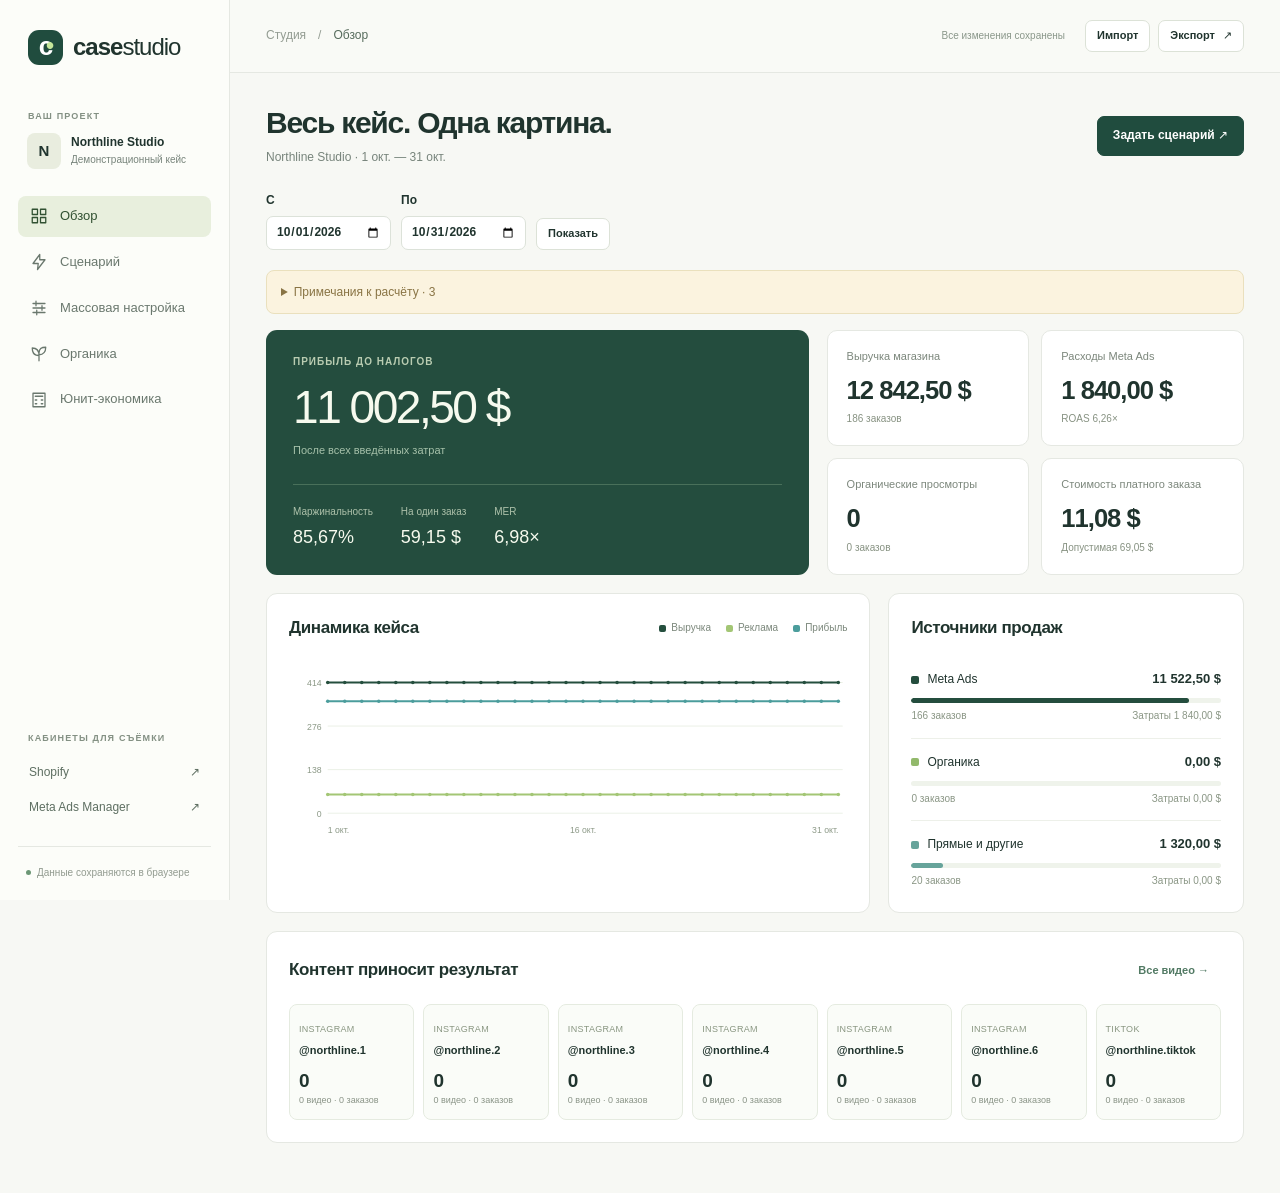
<file: studio.html>
<!doctype html>
<html lang="ru">
<head>
  <meta charset="utf-8">
  <meta name="viewport" content="width=device-width, initial-scale=1">
  <meta name="theme-color" content="#183f36">
  <title>Студия кейса</title>
  <link rel="stylesheet" href="studio.css">
  <script src="case-engine.js" defer></script>
  <script src="case-presets.js" defer></script>
  <script src="studio.js" defer></script>
</head>
<body>
  <aside class="sidebar">
    <a href="#overview" class="brand"><span class="brand-mark">c<span>•</span></span><span>case<span class="brand-light">studio</span></span></a>
    <div class="workspace-label">ВАШ ПРОЕКТ</div>
    <div class="project"><span id="projectAvatar">N</span><div><strong id="projectName">Мой магазин</strong><small>Демонстрационный кейс</small></div></div>
    <nav id="navigation" aria-label="Разделы"></nav>
    <div class="sidebar-bottom">
      <div class="workspace-label">КАБИНЕТЫ ДЛЯ СЪЁМКИ</div>
      <a href="index.html" target="_blank">Shopify <span>↗</span></a>
      <a href="meta-ads.html" target="_blank">Meta Ads Manager <span>↗</span></a>
      <div class="local-note"><span></span> Данные сохраняются в браузере</div>
    </div>
  </aside>
  <div class="main-shell">
    <header class="topbar">
      <div class="breadcrumb"><span>Студия</span><span>/</span><strong id="sectionName">Обзор</strong></div>
      <div class="top-actions">
        <span class="save-status" id="saveStatus">Все изменения сохранены</span>
        <button class="button small" id="importButton">Импорт</button>
        <button class="button small" id="exportButton">Экспорт <span>↗</span></button>
      </div>
    </header>
    <main id="content" tabindex="-1"></main>
    <footer class="mobile-links"><a href="index.html">Shopify ↗</a><a href="meta-ads.html">Meta Ads ↗</a></footer>
  </div>
  <input id="importFile" type="file" accept=".json,application/json" hidden>
  <div id="toast" role="status" aria-live="polite" hidden></div>
  <dialog id="previewDialog">
    <form method="dialog" class="dialog-head"><div><span class="eyebrow">ПЕРЕД СОХРАНЕНИЕМ</span><h2 id="previewTitle">Предпросмотр сценария</h2></div><button class="icon-button" aria-label="Закрыть">×</button></form>
    <div id="previewBody" class="dialog-body"></div>
    <div class="dialog-actions"><button class="button" id="cancelPreview">Отмена</button><button class="button primary" id="applyPreview">Применить к кабинетам</button></div>
  </dialog>
  <dialog id="budgetDialog">
    <form id="budgetForm" class="compact-dialog">
      <div class="dialog-head"><h2>Распределить расходы</h2><button class="icon-button" type="button" id="closeBudget" aria-label="Закрыть">×</button></div>
      <p class="muted" id="budgetScope"></p>
      <label>Общая сумма расходов<input name="spend" type="number" min="0" step="0.01" required></label>
      <p class="field-note">Сумма распределится между выбранными объявлениями. Относительные доли расходов сохранятся.</p>
      <div class="dialog-actions"><button class="button primary" type="submit">Предпросмотр</button></div>
    </form>
  </dialog>
  <noscript><p class="fatal">Для работы студии включите JavaScript в браузере.</p></noscript>
</body>
</html>
</file>
<file: studio.css>
:root {
  --ink: #20342e;
  --muted: #77847b;
  --line: #e5e8e2;
  --paper: #f7f8f4;
  --green: #204c3e;
  --mint: #d8efb4;
  --teal: #449287;
  --white: #fff;
  font-family: Inter, -apple-system, BlinkMacSystemFont, "Segoe UI", sans-serif;
  color: var(--ink);
  background: var(--paper);
  font-synthesis: none;
}
* { box-sizing: border-box; }
body { margin: 0; font-size: 14px; line-height: 1.45; }
button, input, select, textarea { font: inherit; color: inherit; }
button, a { -webkit-tap-highlight-color: transparent; }
button, summary { cursor: pointer; }
a { color: inherit; text-decoration: none; }
button { border: 0; }
button:disabled { opacity: .5; cursor: wait; }
button:focus-visible, a:focus-visible, input:focus-visible, select:focus-visible, summary:focus-visible {
  outline: 2px solid #569e86; outline-offset: 3px;
}
input, select, textarea {
  width: 100%; min-width: 0; min-height: 41px; border: 1px solid #dce2d9;
  background: #fff; border-radius: 7px; padding: 9px 11px;
}
input:focus, select:focus { border-color: #84a58f; }
input[type=checkbox] { width: 16px; min-height: 16px; height: 16px; accent-color: var(--green); padding: 0; flex: none; }
input[readonly] { background: #f4f6f0; color: #7b887e; }
label { display: grid; gap: 6px; font-size: 12px; font-weight: 600; min-width: 0; }
small { font-size: 11px; }
h1, h2, h3, p { margin: 0; }
h1 { font-size: 30px; letter-spacing: -1.25px; line-height: 1.2; font-weight: 650; }
h2 { font-size: 17px; letter-spacing: -.4px; font-weight: 650; }
h3 { font-size: 14px; font-weight: 650; }
.muted, .field-note { color: var(--muted); }
.field-note { font-size: 12px; font-weight: 400; margin-top: 7px; line-height: 1.5; }
.eyebrow, .workspace-label { display: block; font-size: 10px; letter-spacing: 1.15px; font-weight: 650; color: #839083; }
.sidebar { width: 230px; position: fixed; inset: 0 auto 0 0; background: #fcfdf9; border-right: 1px solid var(--line); display: flex; flex-direction: column; padding: 30px 18px 20px; }
.brand { display: flex; gap: 10px; align-items: center; font-size: 24px; font-weight: 750; letter-spacing: -1px; margin: 0 10px 45px; }
.brand-light { font-weight: 400; }
.brand-mark { display: grid; place-items: center; width: 35px; height: 35px; color: white; background: var(--green); border-radius: 11px; font-size: 26px; font-weight: 600; line-height: 1; position: relative; padding-bottom: 4px; }
.brand-mark span { position: absolute; color: #c6e79b; font-size: 23px; left: 18px; bottom: 7px; }
.workspace-label { margin: 0 10px 10px; font-size: 9px; }
.project { display: flex; align-items: center; gap: 10px; margin: 0 9px 27px; }
.project>span { width: 34px; height: 36px; flex: none; display: grid; place-items: center; border-radius: 8px; background: #e9eddf; font-size: 15px; font-weight: 650; }
.project div { min-width: 0; }
.project strong { display: block; font-size: 12px; white-space: nowrap; overflow: hidden; text-overflow: ellipsis; }
.project small { display: block; font-size: 10px; color: var(--muted); margin-top: 2px; }
nav { display: flex; flex-direction: column; gap: 5px; }
nav a { display: flex; align-items: center; gap: 12px; border-radius: 8px; padding: 11px 12px; color: #6a786e; font-size: 13px; font-weight: 500; }
nav a:hover { background: #f1f4eb; }
nav a.active { background: #e8efdd; color: #315132; }
nav svg { width: 17px; height: 17px; }
.sidebar-bottom { margin-top: auto; padding-top: 25px; }
.sidebar-bottom>a { display: flex; justify-content: space-between; font-size: 12px; padding: 9px 11px; color: #5e6f62; }
.local-note { display: flex; align-items: center; gap: 6px; border-top: 1px solid var(--line); margin-top: 20px; padding: 19px 8px 0; color: #929b90; font-size: 10px; }
.local-note span { width: 5px; height: 5px; border-radius: 50%; background: #6b9675; }
.main-shell { margin-left: 230px; min-width: 0; }
.topbar { min-height: 73px; border-bottom: 1px solid var(--line); display: flex; align-items: center; justify-content: space-between; gap: 10px; padding: 16px 36px; background: #f9faf6; }
.breadcrumb { display: flex; gap: 12px; font-size: 12px; color: #939c92; }
.breadcrumb strong { font-weight: 500; color: #566b5c; }
.top-actions { display: flex; align-items: center; gap: 8px; }
.save-status { color: #8a978a; font-size: 10px; margin-right: 12px; }
main { max-width: 1500px; padding: 32px 36px 50px; margin: auto; }
.page-head { display: flex; align-items: center; justify-content: space-between; gap: 20px; margin-bottom: 26px; }
.page-head .muted { font-size: 12px; margin-top: 8px; }
.button { display: inline-flex; align-items: center; justify-content: center; gap: 8px; padding: 10px 15px; min-height: 40px; background: white; border: 1px solid #dce2d7; border-radius: 7px; font-size: 12px; font-weight: 600; white-space: nowrap; }
.button:hover { background: #f1f5ec; border-color: #b5c5b3; }
.button.primary { background: var(--green); border-color: var(--green); color: white; }
.button.primary:hover { background: #133f31; }
.button.lime { background: #dcebbd; color: #234d32; border-color: #dcebbd; }
.button.small { min-height: 32px; padding: 7px 11px; font-size: 11px; }
.button.link { border-color: transparent; background: transparent; color: #527a64; padding-left: 0; }
.icon-button { background: transparent; color: #748170; font-size: 25px; width: 34px; height: 34px; border-radius: 6px; }
.period-chip { padding: 9px 12px; background: #fff; border: 1px solid var(--line); border-radius: 7px; color: #6c7c6d; font-size: 11px; white-space: nowrap; }
.period-chip span { margin-right: 7px; color: #52755d; }
.overview-grid { display: grid; grid-template-columns: minmax(0,1.3fr) minmax(260px,1fr); gap: 18px; }
.panel { background: #fff; border: 1px solid var(--line); border-radius: 11px; overflow: hidden; }
.panel-body { padding: 22px; }
.panel-head { display: flex; justify-content: space-between; align-items: center; gap: 15px; padding: 22px 22px 0; }
.panel-head .muted { font-size: 11px; }
.profit-hero { background: #244d3e; color: #f6faee; padding: 25px 27px; border-radius: 11px; position: relative; overflow: hidden; display: flex; flex-direction: column; }
.profit-hero .eyebrow { color: #b9ccb1; font-size: 10px; letter-spacing: 1px; }
.profit-value { font-size: clamp(34px,3.6vw,54px); line-height: 1.15; letter-spacing: -2.5px; margin: 12px 0 9px; font-weight: 500; font-variant-numeric: tabular-nums; overflow-wrap: anywhere; }
.profit-hero .hero-note { color: #a6c1aa; font-size: 11px; }
.hero-bottom { display: flex; gap: 28px; padding-top: 20px; border-top: 1px solid #49705a; margin-top: 25px; }
.hero-bottom small { display: block; color: #adc1aa; font-size: 10px; }
.hero-bottom strong { display: block; font-size: 18px; margin-top: 4px; font-weight: 500; }
.metrics-grid { display: grid; grid-template-columns: repeat(2,minmax(0,1fr)); gap: 12px; }
.metric { background: white; border: 1px solid var(--line); border-radius: 10px; padding: 18px 19px; min-width: 0; }
.metric-label { font-size: 11px; color: #7c877c; display: flex; align-items: center; gap: 7px; }
.metric-label svg { width: 14px; height: 14px; color: #8fa18d; }
.metric strong { display: block; font-size: clamp(21px,2vw,29px); font-weight: 550; letter-spacing: -1px; line-height: 1.2; margin-top: 10px; overflow-wrap: anywhere; }
.metric small { display: block; font-size: 10px; color: #879282; margin-top: 7px; }
.section-grid { display: grid; grid-template-columns: minmax(0,1.7fr) minmax(250px,1fr); gap: 18px; margin-top: 18px; }
.chart-wrap { padding: 12px 18px 10px; min-width: 0; }
.chart-wrap svg { display: block; width: 100%; height: auto; overflow: visible; }
.chart-legend { display: flex; gap: 15px; justify-content: flex-end; font-size: 10px; color: #7c887c; }
.chart-legend span { display: flex; align-items: center; gap: 5px; }
.chart-legend i { display: inline-block; width: 7px; height: 7px; border-radius: 2px; }
.channel-list { padding: 16px 22px 24px; }
.channel { padding: 14px 0; border-bottom: 1px solid #edf0e9; }
.channel:last-child { border-bottom: 0; padding-bottom: 0; }
.channel-top { display: flex; align-items: center; gap: 8px; font-size: 12px; }
.channel-top strong { margin-left: auto; font-size: 13px; font-weight: 600; }
.channel-dot { width: 8px; height: 8px; border-radius: 2px; flex: none; }
.channel-bar { background: #eff3eb; height: 5px; border-radius: 4px; margin: 9px 0 6px; overflow: hidden; }
.channel-bar span { display: block; height: 100%; border-radius: inherit; }
.channel-bottom { display: flex; justify-content: space-between; font-size: 10px; color: #8a9685; }
.account-strip { display: grid; grid-template-columns: repeat(7,minmax(0,1fr)); gap: 9px; padding: 18px 22px 22px; }
.account-tile { min-width: 0; padding: 12px 9px; border: 1px solid #e5ebe0; border-radius: 8px; background: #fafcf8; }
.account-platform { font-size: 9px; color: #889580; text-transform: uppercase; letter-spacing: .3px; }
.account-tile strong { display: block; font-size: 11px; margin: 5px 0 8px; white-space: nowrap; overflow: hidden; text-overflow: ellipsis; }
.account-tile b { font-size: 19px; font-weight: 550; letter-spacing: -.5px; }
.account-tile small { font-size: 9px; color: #8a9487; display: block; }
.form-layout { display: grid; grid-template-columns: minmax(0,1fr) 290px; gap: 20px; align-items: start; }
.form-stack { display: grid; gap: 16px; }
.form-panel { padding: 23px; }
.form-panel h2 { margin-bottom: 4px; }
.form-panel>p { font-size: 12px; color: var(--muted); margin-bottom: 20px; }
.form-grid { display: grid; grid-template-columns: repeat(2,minmax(0,1fr)); gap: 16px; }
.form-grid .full { grid-column: 1/-1; }
.form-grid.four { grid-template-columns: repeat(4,minmax(0,1fr)); }
.account-fields { display: grid; grid-template-columns: 80px minmax(0,1fr) 70px; align-items: center; gap: 10px; margin-top: 10px; }
.account-fields input { font-size: 12px; }
.platform-label { display: inline-flex; width: fit-content; background: #f0f3ec; color: #74846c; border-radius: 5px; padding: 5px 7px; font-size: 10px; font-weight: 600; }
.sticky-aside { position: sticky; top: 20px; }
.info-card { border-radius: 11px; padding: 23px; background: #eaf0df; border: 1px solid #dfe6d3; }
.info-card h2 { font-size: 16px; margin-bottom: 15px; }
.info-card p { color: #748168; font-size: 12px; line-height: 1.65; margin-top: 12px; }
.info-line { display: flex; justify-content: space-between; align-items: center; gap: 10px; border-bottom: 1px solid #d9e2cb; padding: 10px 0; font-size: 12px; }
.info-line strong { font-size: 14px; font-weight: 600; }
.info-card .button { width: 100%; margin-top: 20px; }
.info-card .validation { color: #9b4934; background: #fbede6; border: 1px solid #eacfbd; padding: 9px 10px; border-radius: 6px; margin-top: 10px; font-size: 11px; }
.banner { background: #fbf3df; border: 1px solid #eae0bd; color: #897445; border-radius: 8px; padding: 12px 14px; margin: 16px 0; font-size: 12px; line-height: 1.5; }
.banner.error { color: #a14534; background: #fff0e9; border-color: #eecaba; }
.filterbar { display: flex; gap: 8px; flex-wrap: wrap; align-items: center; padding: 15px 18px; border-bottom: 1px solid var(--line); }
.filterbar input { width: 230px; }
.filterbar select { width: 180px; }
.filterbar .button { margin-left: auto; }
.table-scroll { overflow: auto; width: 100%; }
table { border-collapse: collapse; width: 100%; font-size: 12px; }
th { text-align: left; padding: 12px; background: #f8faf5; color: #7f8d79; font-size: 10px; font-weight: 550; white-space: nowrap; border-bottom: 1px solid var(--line); }
td { padding: 10px 12px; border-bottom: 1px solid #edf0e8; vertical-align: middle; white-space: nowrap; }
tr:last-child td { border-bottom: 0; }
td.number, th.number { text-align: right; font-variant-numeric: tabular-nums; }
td input { padding: 6px 7px; min-height: 33px; font-size: 12px; width: 100px; border-color: transparent; background: #fbfcf9; text-align: right; }
td input:hover, td input:focus { border-color: #cad9c5; background: white; }
td input.name-input { width: 230px; text-align: left; }
td .row-meta { display: block; font-size: 10px; color: #97a18f; max-width: 250px; overflow: hidden; text-overflow: ellipsis; margin-top: 3px; }
.row-changed td { background: #f2f8e8; }
.pagination { display: flex; align-items: center; justify-content: space-between; gap: 12px; padding: 13px 18px; font-size: 11px; color: #8b9783; border-top: 1px solid var(--line); }
.pagination div { display: flex; gap: 6px; align-items: center; }
.edit-bar { display: flex; flex-wrap: wrap; gap: 12px; align-items: center; padding: 16px 0; }
.edit-bar label { display: flex; align-items: center; font-size: 11px; font-weight: 400; gap: 6px; color: #6c8067; }
.edit-bar .button:first-of-type { margin-left: auto; }
.stats-row { display: grid; grid-template-columns: repeat(4,minmax(0,1fr)); gap: 12px; margin-bottom: 18px; }
.stats-row .metric strong { font-size: 25px; }
.viral { display: inline-block; background: #e2efca; color: #4c7527; padding: 3px 6px; border-radius: 4px; font-size: 9px; font-weight: 650; }
.video-title { max-width: 230px; white-space: nowrap; overflow: hidden; text-overflow: ellipsis; }
.cost-list { margin-top: 13px; }
.cost-row { display: flex; justify-content: space-between; gap: 12px; padding: 10px 0; border-bottom: 1px solid #e9eee2; color: #73836a; font-size: 12px; }
.cost-row strong { color: var(--ink); font-weight: 550; }
.cost-row.total { border: 0; color: var(--ink); font-weight: 650; padding-top: 15px; font-size: 14px; }
.cost-visual { height: 9px; display: flex; border-radius: 4px; overflow: hidden; margin: 18px 0 8px; background: #edf1e6; }
.cost-visual span { height: 100%; }
.empty-state { text-align: center; padding: 60px 25px; color: #879580; }
.empty-state h2 { color: #496440; margin-bottom: 9px; }
.empty-state .button { margin-top: 17px; }
.mobile-links { display: none; }
dialog { width: min(680px,92vw); max-height: 90dvh; border: 1px solid #e2e7d8; border-radius: 14px; padding: 0; color: var(--ink); box-shadow: 0 25px 90px #1b3f3330; }
dialog::backdrop { background: #20372b66; backdrop-filter: blur(3px); }
.dialog-head { padding: 24px 25px 15px; display: flex; justify-content: space-between; align-items: start; gap: 20px; }
.dialog-head h2 { margin-top: 5px; font-size: 23px; letter-spacing: -.8px; }
.dialog-body { padding: 5px 25px 20px; }
.dialog-actions { padding: 16px 25px; border-top: 1px solid var(--line); display: flex; justify-content: flex-end; gap: 10px; }
.compact-dialog .dialog-head { padding: 0 0 10px; }
.compact-dialog { padding: 24px; }
.compact-dialog>label { margin-top: 20px; }
.compact-dialog .dialog-actions { padding: 20px 0 0; margin-top: 18px; }
.preview-metrics { display: grid; grid-template-columns: repeat(3,minmax(0,1fr)); gap: 10px; margin: 12px 0 18px; }
.preview-metrics .metric { padding: 13px; }
.preview-metrics .metric strong { font-size: 22px; }
#toast { position: fixed; bottom: 24px; right: 24px; z-index: 30; background: #234e3d; color: #fff; border-radius: 9px; padding: 14px 20px; font-size: 12px; max-width: min(420px,90vw); box-shadow: 0 5px 20px #153b3226; }
#toast.error { background: #924b39; }
.fatal { padding: 50px; color: #9f4935; }
svg.icon { fill: none; stroke: currentColor; stroke-width: 1.7; stroke-linecap: round; stroke-linejoin: round; width: 18px; height: 18px; vertical-align: middle; flex: none; }
[hidden] { display: none !important; }
@media (min-width:1550px) { main { padding-top: 42px; } }
@media (max-width:1200px) {
  .sidebar { width: 205px; padding-left: 13px; padding-right: 13px; }
  .main-shell { margin-left: 205px; }
  .topbar { padding: 15px 24px; }
  main { padding: 27px 24px 40px; }
  .account-strip { grid-template-columns: repeat(4,minmax(0,1fr)); }
  .form-layout { grid-template-columns: minmax(0,1fr) 250px; }
  .form-grid.four { grid-template-columns: repeat(2,minmax(0,1fr)); }
  .save-status { display: none; }
}
@media (max-width:1000px) {
  .sidebar { width: 180px; }
  .main-shell { margin-left: 180px; }
  .brand { font-size: 21px; margin-left: 7px; gap: 7px; }
  nav a { font-size: 12px; gap: 8px; }
  .project small { font-size: 8px; }
  .local-note { font-size: 9px; padding-left: 0; }
  .overview-grid { grid-template-columns: 1fr; }
  .metrics-grid { grid-template-columns: repeat(4,minmax(0,1fr)); }
  .metric { padding: 15px; }
  .metric strong { font-size: 22px; }
  .section-grid { grid-template-columns: 1fr; }
  .channel-list { display: grid; grid-template-columns: repeat(3,minmax(0,1fr)); gap: 20px; padding-top: 8px; }
  .channel { border: 0; }
  .channel-top { flex-wrap: wrap; }
  .channel-top strong { margin-left: 0; width: 100%; }
  .form-layout { grid-template-columns: 1fr; }
  .sticky-aside { position: static; }
  .info-card .button { width: auto; }
}
@media (max-width:700px) {
  .sidebar { position: static; width: 100%; padding: 14px 16px 0; border-right: 0; border-bottom: 1px solid var(--line); }
  .brand { margin: 0 0 16px; font-size: 21px; }
  .brand-mark { width: 29px; height: 29px; border-radius: 9px; font-size: 23px; }
  .brand-mark span { left: 16px; bottom: 6px; font-size: 17px; }
  .sidebar>.workspace-label, .sidebar .project, .sidebar-bottom { display: none; }
  nav { flex-direction: row; overflow-x: auto; gap: 4px; padding-bottom: 7px; scrollbar-width: none; margin: 0 -5px; }
  nav a { flex: none; white-space: nowrap; padding: 9px 10px; font-size: 11px; gap: 5px; }
  nav svg { width: 14px; height: 14px; }
  .main-shell { margin-left: 0; }
  .topbar { padding: 10px 16px; min-height: 53px; }
  .breadcrumb { gap: 8px; font-size: 10px; }
  .top-actions { gap: 5px; }
  .button.small { min-height: 30px; font-size: 10px; padding: 6px 8px; }
  main { padding: 22px 16px 32px; }
  .page-head { flex-wrap: wrap; gap: 13px; margin-bottom: 18px; }
  h1 { font-size: 26px; letter-spacing: -1px; }
  .page-head .muted { font-size: 11px; margin-top: 5px; }
  .period-chip { font-size: 10px; padding: 7px 10px; }
  .profit-hero { padding: 23px; }
  .profit-value { font-size: 42px; }
  .hero-bottom { margin-top: 20px; gap: 23px; padding-top: 15px; }
  .hero-bottom strong { font-size: 17px; }
  .hero-bottom small { font-size: 10px; }
  .metrics-grid,.stats-row { grid-template-columns: repeat(2,minmax(0,1fr)); gap: 10px; }
  .metric strong,.stats-row .metric strong { font-size: 25px; }
  .metric { padding: 17px; }
  .section-grid,.overview-grid { gap: 13px; }
  .section-grid { margin-top: 13px; }
  .panel-head { padding: 19px 17px 0; }
  .panel-head h2 { font-size: 15px; }
  .chart-wrap { padding: 8px 10px; }
  .chart-legend { gap: 9px; font-size: 9px; }
  .channel-list { display: block; padding: 8px 18px 17px; }
  .channel { border-bottom: 1px solid var(--line); }
  .channel-top strong { width: auto; margin-left: auto; }
  .account-strip { grid-template-columns: repeat(2,minmax(0,1fr)); padding: 16px; }
  .account-tile { padding: 12px; }
  .form-panel { padding: 18px; }
  .form-grid { gap: 13px 10px; }
  label { font-size: 11px; }
  input,select,textarea { font-size: 16px; min-height: 43px; }
  .account-fields { grid-template-columns: 68px minmax(0,1fr) 54px; gap: 6px; }
  .account-fields input { font-size: 13px; padding: 8px 5px; }
  .info-card { padding: 20px; }
  .info-card .button { width: 100%; }
  .filterbar { padding: 12px; gap: 7px; }
  .filterbar input { width: 100%; }
  .filterbar select { width: calc(50% - 4px); font-size: 12px; }
  .filterbar .button { margin-left: 0; }
  .table-scroll { max-width: 100%; }
  .edit-bar { gap: 9px; }
  .edit-bar label { width: 100%; }
  .edit-bar .button:first-of-type { margin-left: 0; }
  td input { font-size: 16px; min-height: 40px; }
  .mobile-links { display: flex; justify-content: center; gap: 28px; padding: 0 16px 22px; font-size: 12px; color: #69815f; }
  .preview-metrics { grid-template-columns: repeat(2,minmax(0,1fr)); }
  dialog { width: calc(100vw - 20px); max-height: 94dvh; }
  .dialog-head { padding: 20px 18px 12px; }
  .dialog-head h2 { font-size: 20px; }
  .dialog-body { padding: 0 18px 18px; }
  .dialog-actions { padding: 14px 18px; }
  .dialog-actions .button { font-size: 11px; padding: 10px 12px; }
  .compact-dialog { padding: 20px; }
  #toast { bottom: 15px; right: 15px; }
}
.period-form {display:flex;align-items:end;gap:10px;margin:0 0 20px;flex-wrap:wrap}.period-form label{max-width:180px}.period-form input{min-height:34px;padding:6px 9px;font-size:12px}.period-form button{min-height:34px}.account-fields{grid-template-columns:100px minmax(0,1fr) 70px}.account-fields select{font-size:11px;padding:5px}.banner summary{cursor:pointer}.banner ul{padding-left:18px;margin-bottom:0}.chart-legend{flex-wrap:wrap}.hero-bottom{flex-wrap:wrap}.table-scroll select{min-width:140px;font-size:12px;padding:6px}.table-scroll .viral{display:block;width:fit-content;margin-top:5px}
@media(max-width:700px){.period-form{gap:7px}.period-form label{max-width:calc(50% - 7px)}.period-form input{font-size:16px}.account-fields{grid-template-columns:86px minmax(0,1fr) 60px}.sidebar{overflow:hidden}.panel-head{flex-wrap:wrap}.profit-value{letter-spacing:-1.5px}.hero-bottom{gap:18px}.hero-bottom>div{min-width:75px}.dialog-actions{position:sticky;bottom:0;background:#fff}.pagination{flex-wrap:wrap}.filterbar{min-width:0}.table-scroll{overscroll-behavior-x:contain}}

.preset-grid{display:grid;grid-template-columns:repeat(auto-fit,minmax(230px,1fr));gap:14px}.preset-card{padding:18px;border:1px solid #dce4db;border-radius:14px;background:#f8faf5}.preset-card h3{margin:0}.preset-card p{font-size:13px;line-height:1.5}.preset-card strong{display:block;margin:14px 0}
</file>
